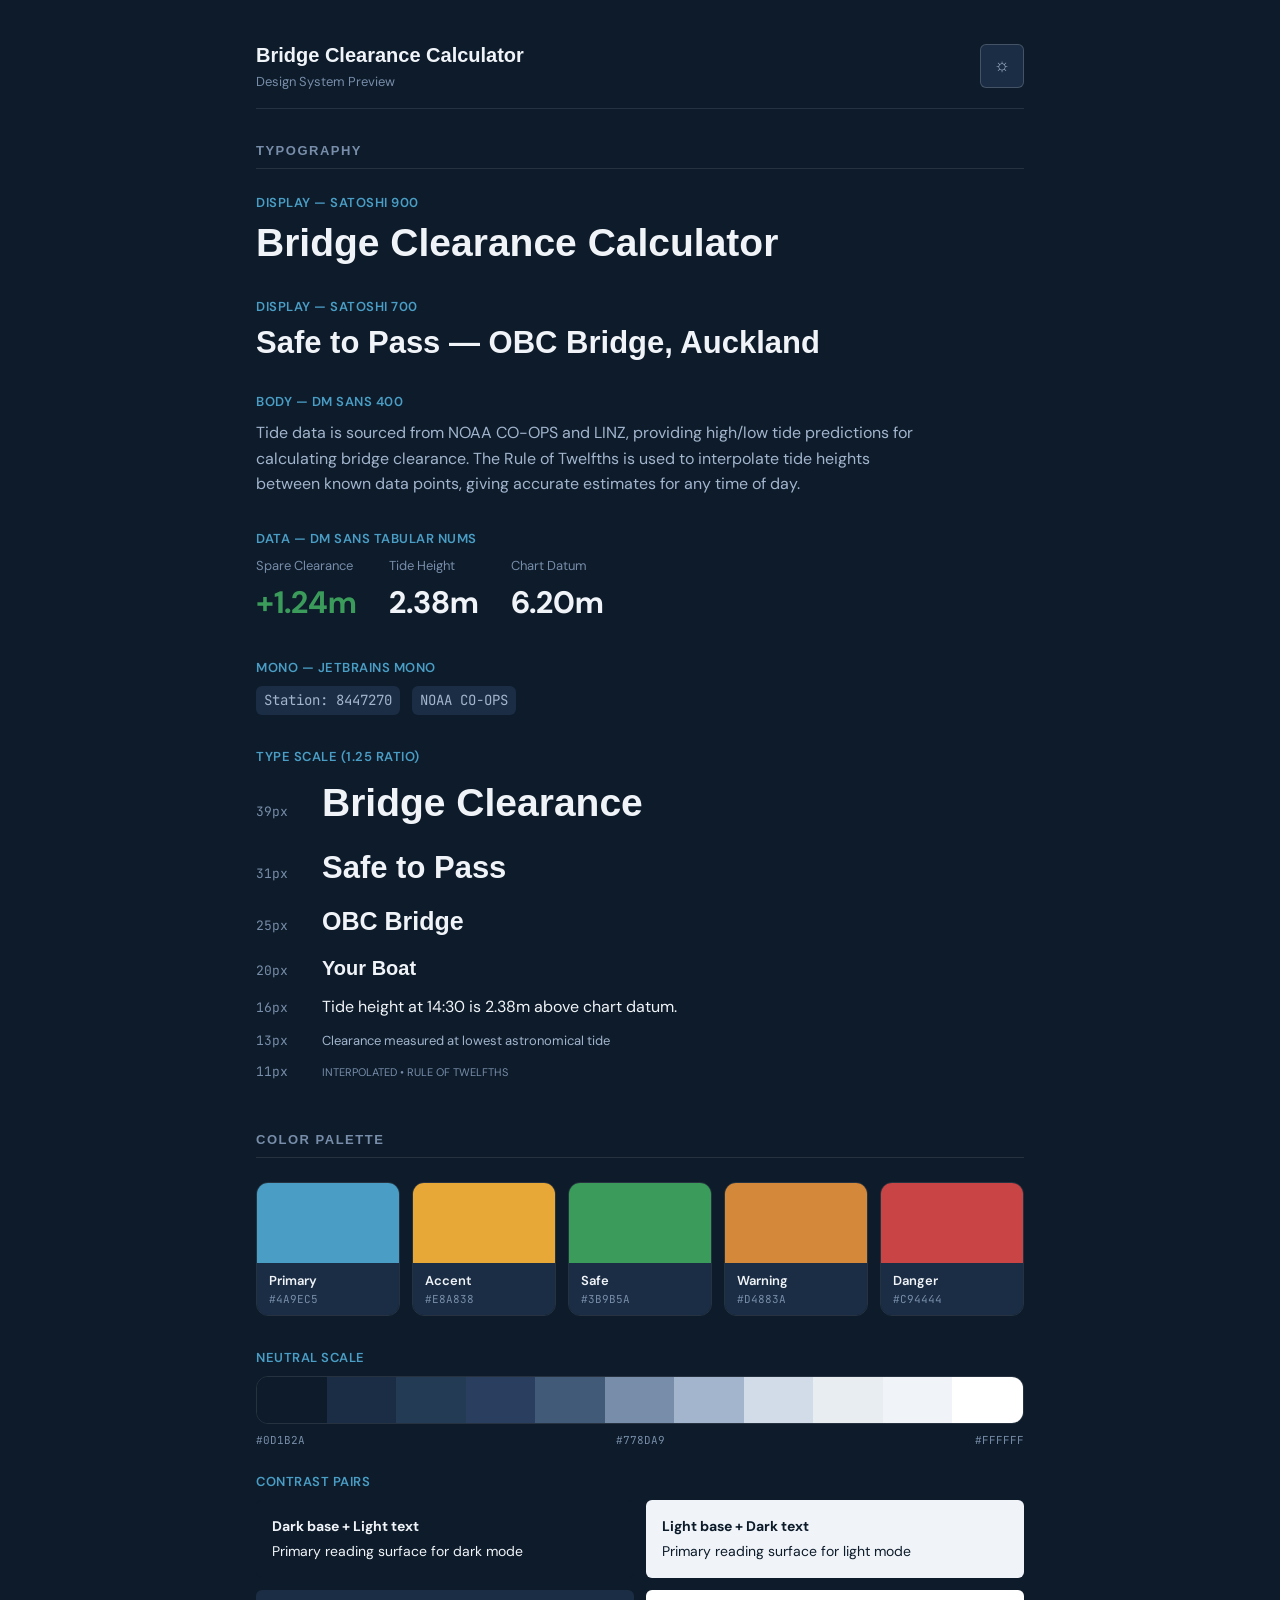
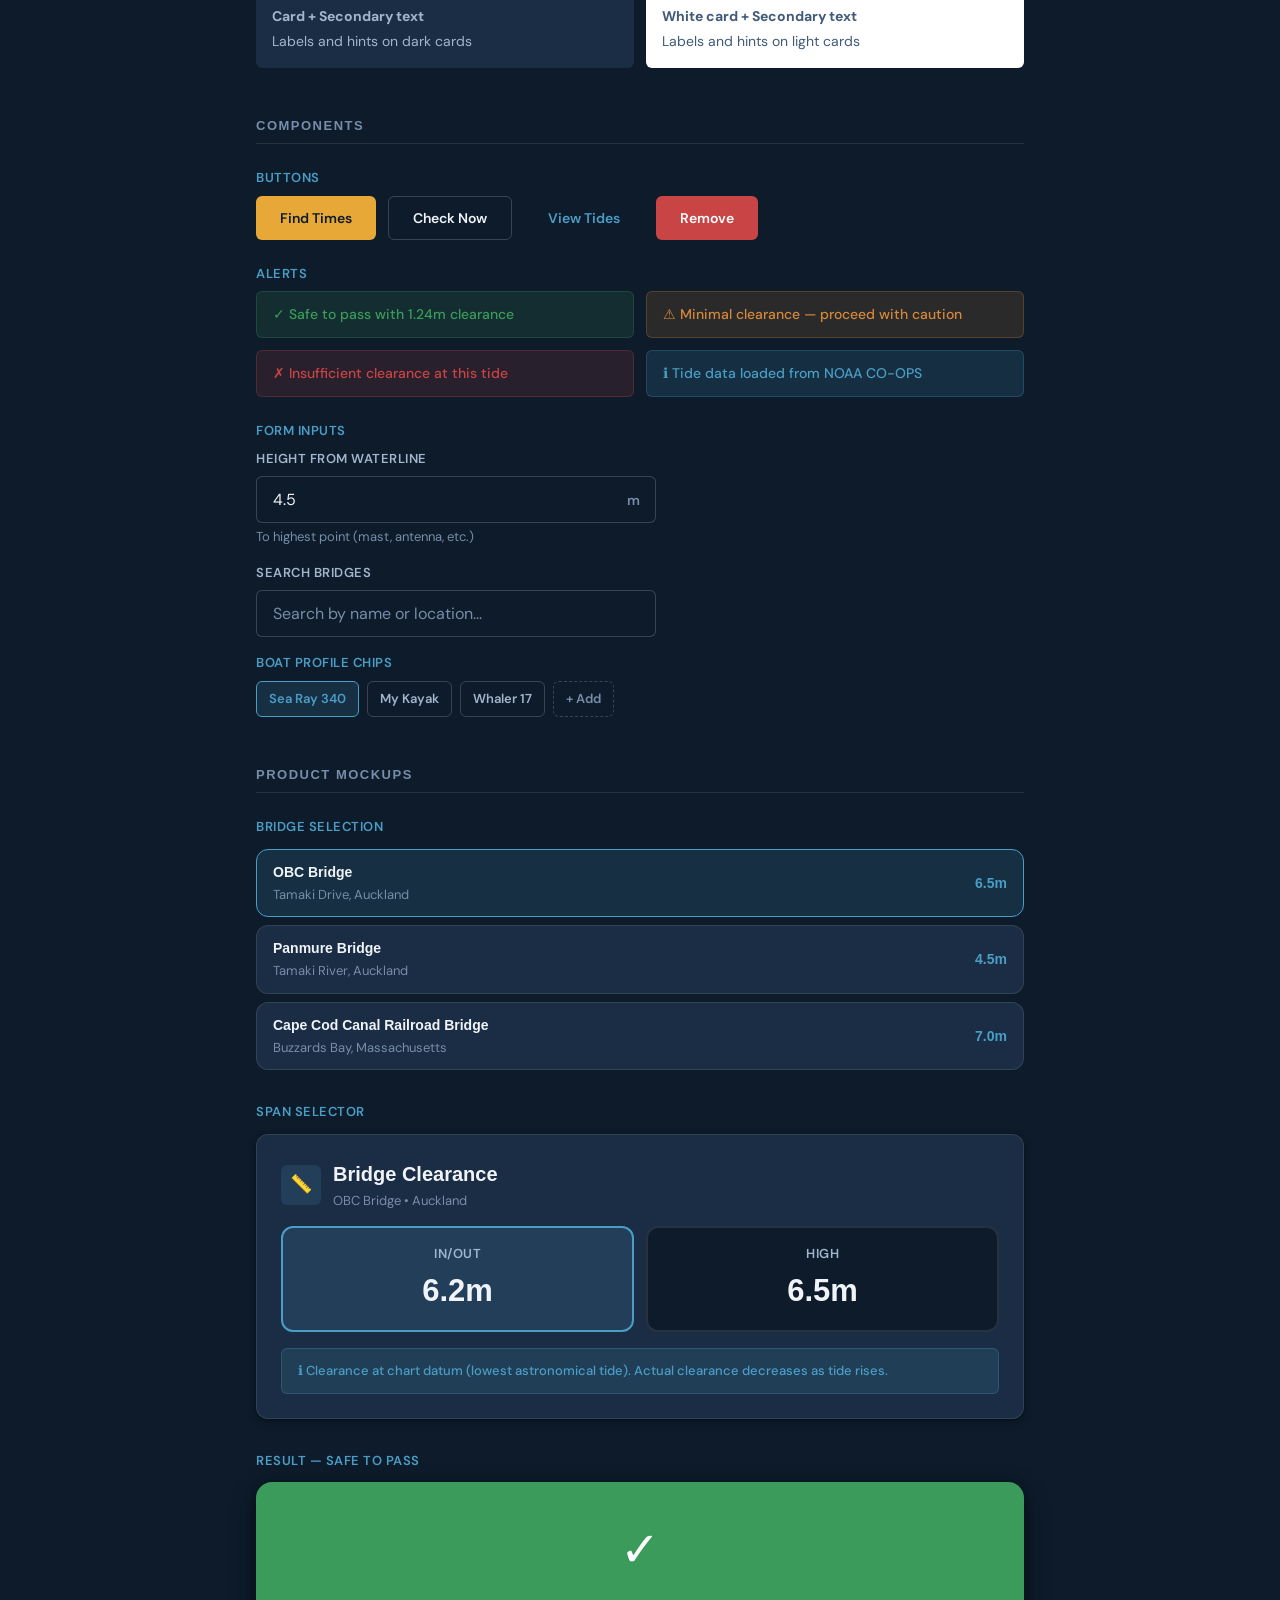
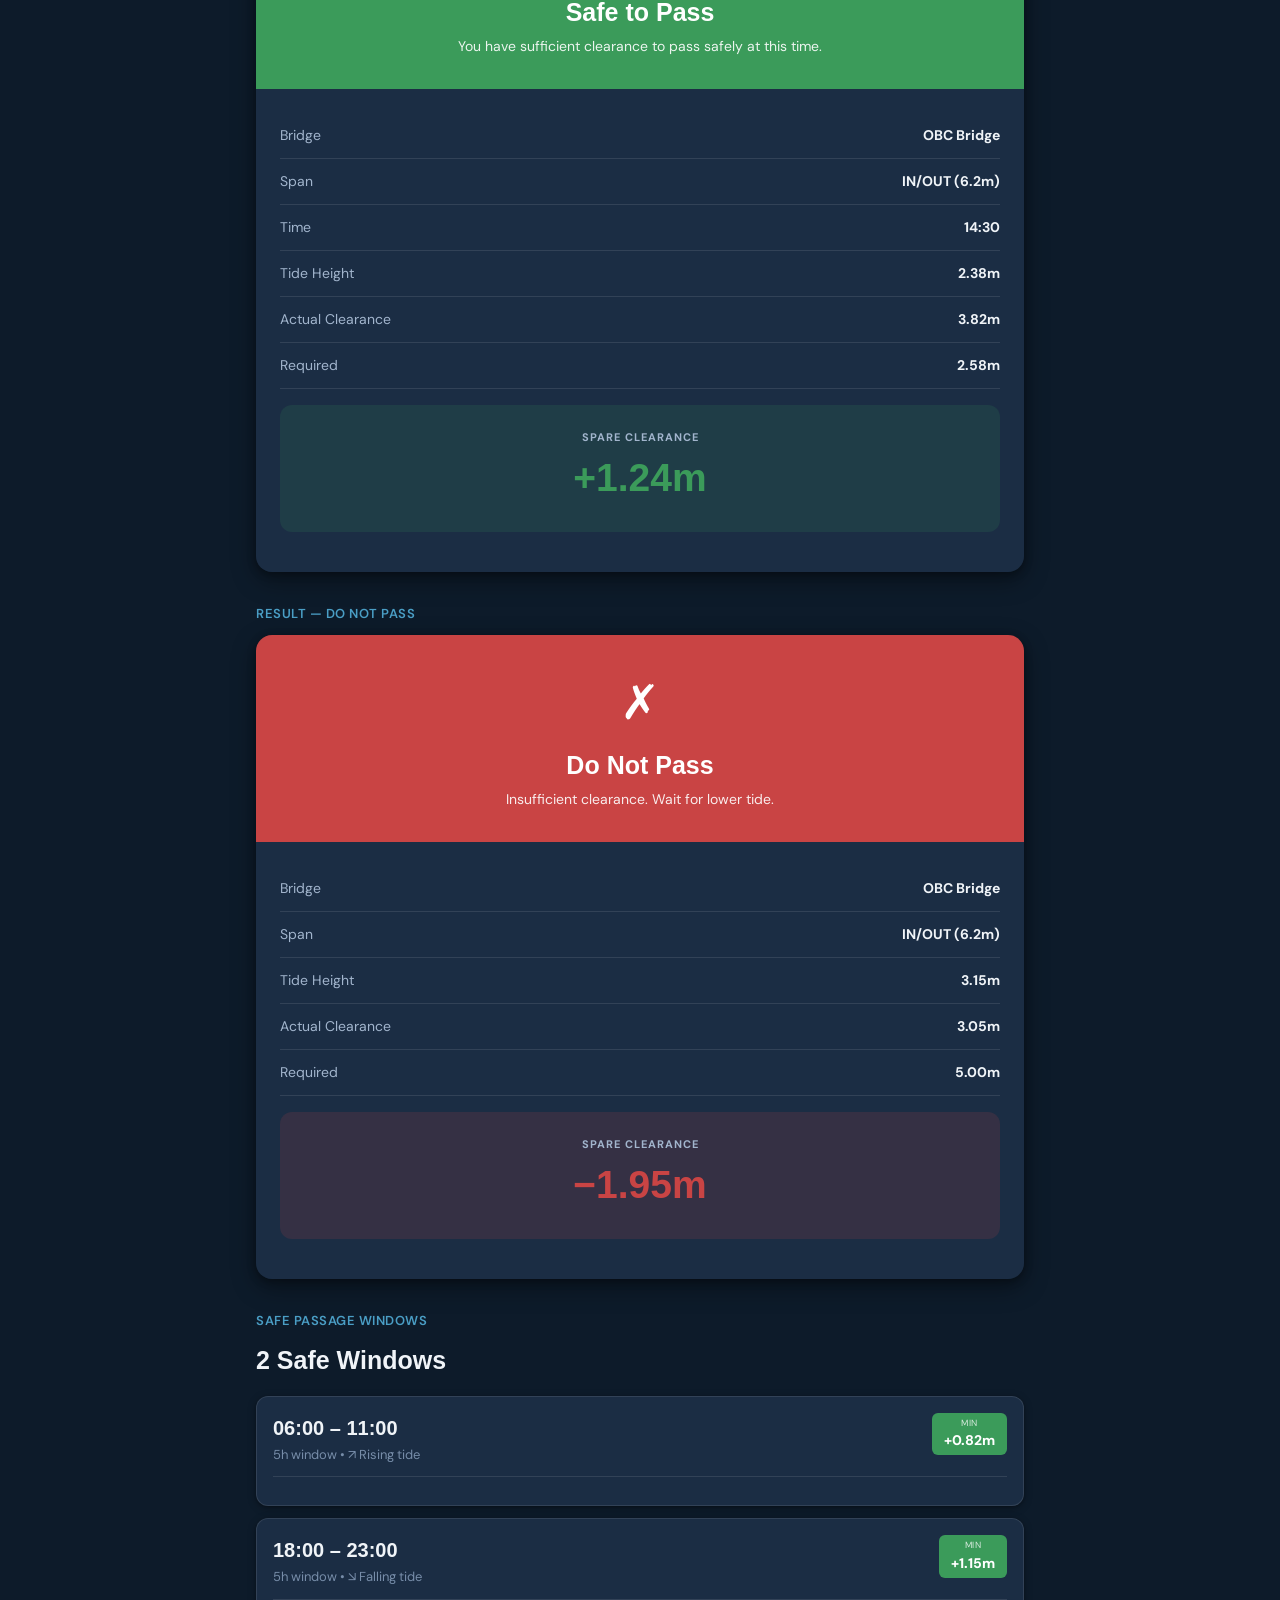
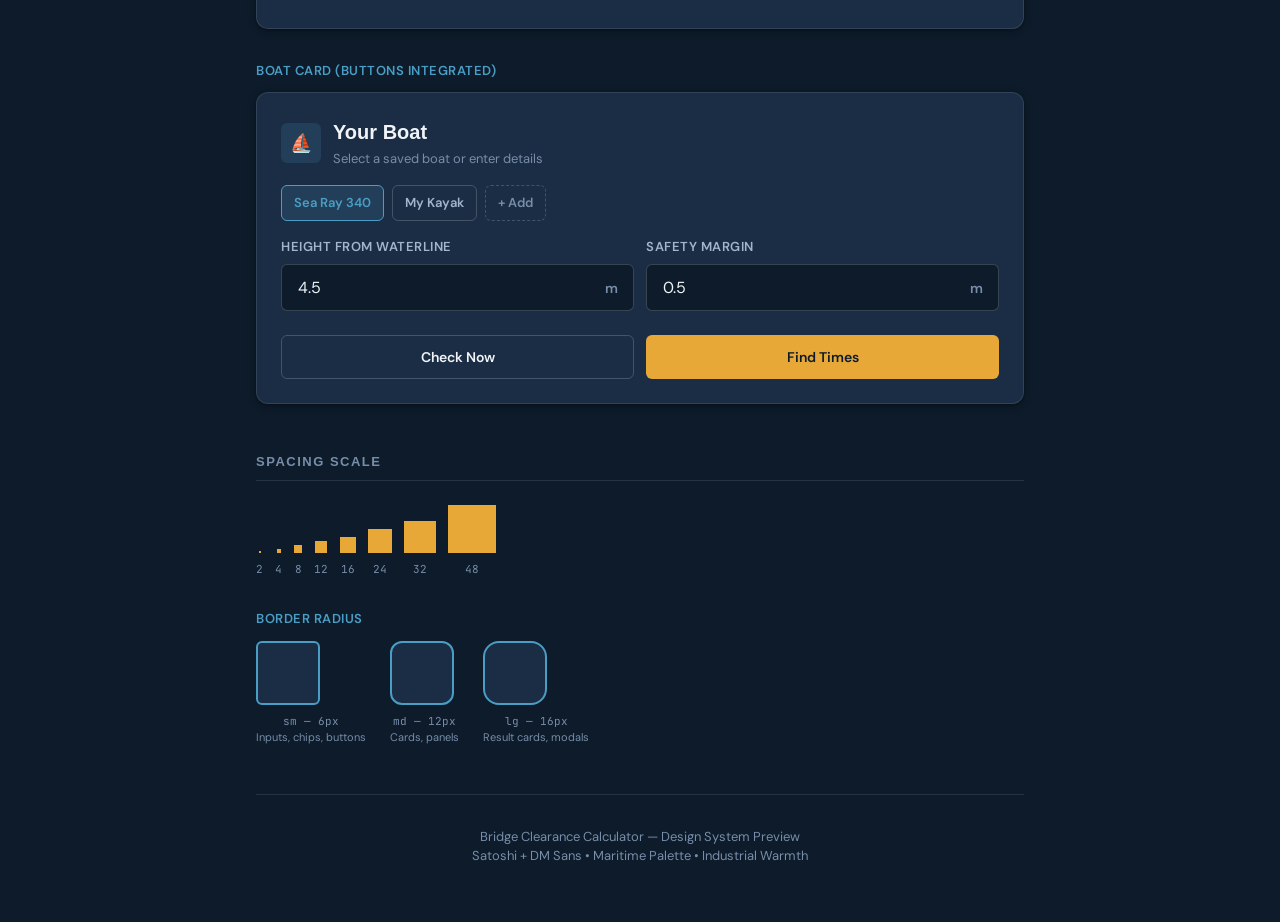
<file: design-preview.html>
<!DOCTYPE html>
<html lang="en" data-theme="dark">
<head>
    <meta charset="UTF-8">
    <meta name="viewport" content="width=device-width, initial-scale=1.0">
    <title>Bridge Clearance Calculator — Design System Preview</title>

    <!-- Satoshi from Fontshare -->
    <link href="https://api.fontshare.com/v2/css?f[]=satoshi@400,500,700,900&display=swap" rel="stylesheet">
    <!-- DM Sans from Google Fonts -->
    <link href="https://fonts.googleapis.com/css2?family=DM+Sans:ital,opsz,wght@0,9..40,400;0,9..40,500;0,9..40,600;0,9..40,700;1,9..40,400&family=JetBrains+Mono:wght@400;600&display=swap" rel="stylesheet">

    <style>
        /* ================================================
           DESIGN TOKENS
           ================================================ */
        :root {
            /* Typography */
            --font-display: 'Satoshi', sans-serif;
            --font-body: 'DM Sans', sans-serif;
            --font-mono: 'JetBrains Mono', monospace;

            --text-2xs: 11px;
            --text-xs: 13px;
            --text-sm: 14px;
            --text-base: 16px;
            --text-lg: 20px;
            --text-xl: 25px;
            --text-2xl: 31px;
            --text-3xl: 39px;

            /* Spacing */
            --space-2xs: 2px;
            --space-xs: 4px;
            --space-sm: 8px;
            --space-md: 12px;
            --space-lg: 16px;
            --space-xl: 24px;
            --space-2xl: 32px;
            --space-3xl: 48px;

            /* Border Radius */
            --radius-sm: 6px;
            --radius-md: 12px;
            --radius-lg: 16px;

            /* Colors - Semantic */
            --color-primary: #4A9EC5;
            --color-primary-hover: #5BAED5;
            --color-accent: #E8A838;
            --color-accent-hover: #F0B848;
            --color-safe: #3B9B5A;
            --color-safe-bg: rgba(59, 155, 90, 0.15);
            --color-warning: #D4883A;
            --color-warning-bg: rgba(212, 136, 58, 0.15);
            --color-danger: #C94444;
            --color-danger-bg: rgba(201, 68, 68, 0.15);
            --color-info: #4A9EC5;
            --color-info-bg: rgba(74, 158, 197, 0.15);

            /* Neutrals */
            --neutral-950: #0D1B2A;
            --neutral-900: #1B2D44;
            --neutral-800: #243B55;
            --neutral-700: #2A3F5F;
            --neutral-600: #415A77;
            --neutral-500: #778DA9;
            --neutral-400: #A2B5CD;
            --neutral-300: #D1DCE8;
            --neutral-200: #E8EDF2;
            --neutral-100: #F0F4F8;
            --neutral-50: #F8FAFB;
            --neutral-0: #FFFFFF;

            /* Motion */
            --duration-micro: 150ms;
            --duration-standard: 250ms;
            --duration-emphasis: 400ms;
            --ease-out: cubic-bezier(0.0, 0.0, 0.2, 1);
            --ease-in: cubic-bezier(0.4, 0.0, 1, 1);
            --ease-in-out: cubic-bezier(0.4, 0.0, 0.2, 1);
        }

        /* Dark theme (default) */
        [data-theme="dark"] {
            --surface-base: var(--neutral-950);
            --surface-card: var(--neutral-900);
            --surface-card-hover: var(--neutral-800);
            --surface-elevated: var(--neutral-800);
            --text-primary: var(--neutral-100);
            --text-secondary: var(--neutral-400);
            --text-tertiary: var(--neutral-500);
            --border-default: rgba(255, 255, 255, 0.1);
            --border-strong: rgba(255, 255, 255, 0.18);
            --shadow-card: 0 2px 8px rgba(0, 0, 0, 0.3), 0 1px 2px rgba(0, 0, 0, 0.2);
            --shadow-elevated: 0 8px 24px rgba(0, 0, 0, 0.4), 0 2px 8px rgba(0, 0, 0, 0.3);
        }

        /* Light theme */
        [data-theme="light"] {
            --surface-base: var(--neutral-100);
            --surface-card: var(--neutral-0);
            --surface-card-hover: var(--neutral-200);
            --surface-elevated: var(--neutral-0);
            --text-primary: var(--neutral-950);
            --text-secondary: var(--neutral-600);
            --text-tertiary: var(--neutral-500);
            --border-default: rgba(0, 0, 0, 0.08);
            --border-strong: rgba(0, 0, 0, 0.12);
            --shadow-card: 0 1px 3px rgba(0, 0, 0, 0.08), 0 1px 2px rgba(0, 0, 0, 0.06);
            --shadow-elevated: 0 4px 16px rgba(0, 0, 0, 0.1), 0 2px 4px rgba(0, 0, 0, 0.06);
        }

        /* ================================================
           BASE
           ================================================ */
        * { margin: 0; padding: 0; box-sizing: border-box; }

        body {
            font-family: var(--font-body);
            font-size: var(--text-base);
            line-height: 1.5;
            color: var(--text-primary);
            background: var(--surface-base);
            transition: background var(--duration-standard) var(--ease-out),
                        color var(--duration-standard) var(--ease-out);
            -webkit-font-smoothing: antialiased;
        }

        @media (prefers-reduced-motion: reduce) {
            *, *::before, *::after {
                animation-duration: 0.01ms !important;
                transition-duration: 0.01ms !important;
            }
        }

        /* ================================================
           LAYOUT
           ================================================ */
        .container {
            max-width: 800px;
            margin: 0 auto;
            padding: var(--space-xl) var(--space-lg);
        }

        .section {
            margin-bottom: var(--space-3xl);
        }

        .section-title {
            font-family: var(--font-display);
            font-size: var(--text-xs);
            font-weight: 700;
            text-transform: uppercase;
            letter-spacing: 1.5px;
            color: var(--text-tertiary);
            margin-bottom: var(--space-xl);
            padding-bottom: var(--space-sm);
            border-bottom: 1px solid var(--border-default);
        }

        /* ================================================
           THEME TOGGLE
           ================================================ */
        .header {
            display: flex;
            justify-content: space-between;
            align-items: center;
            padding: var(--space-lg) 0;
            margin-bottom: var(--space-2xl);
            border-bottom: 1px solid var(--border-default);
        }

        .header-title {
            font-family: var(--font-display);
            font-size: var(--text-lg);
            font-weight: 700;
            color: var(--text-primary);
        }

        .header-subtitle {
            font-size: var(--text-xs);
            color: var(--text-tertiary);
            margin-top: var(--space-2xs);
        }

        .theme-toggle {
            width: 44px;
            height: 44px;
            border: 1px solid var(--border-strong);
            border-radius: var(--radius-sm);
            background: var(--surface-card);
            color: var(--text-secondary);
            cursor: pointer;
            display: flex;
            align-items: center;
            justify-content: center;
            font-size: 18px;
            transition: background var(--duration-micro) var(--ease-out),
                        border-color var(--duration-micro) var(--ease-out);
        }

        .theme-toggle:hover {
            background: var(--surface-card-hover);
            border-color: var(--color-accent);
        }

        /* ================================================
           FONT SPECIMENS
           ================================================ */
        .specimen {
            margin-bottom: var(--space-2xl);
        }

        .specimen-label {
            font-size: var(--text-xs);
            color: var(--color-primary);
            font-weight: 600;
            margin-bottom: var(--space-sm);
            text-transform: uppercase;
            letter-spacing: 0.5px;
        }

        .specimen-display {
            font-family: var(--font-display);
            font-size: var(--text-3xl);
            font-weight: 900;
            line-height: 1.15;
            margin-bottom: var(--space-sm);
            color: var(--text-primary);
        }

        .specimen-body {
            font-family: var(--font-body);
            font-size: var(--text-base);
            line-height: 1.6;
            color: var(--text-secondary);
            max-width: 60ch;
        }

        .specimen-data {
            font-family: var(--font-body);
            font-size: var(--text-2xl);
            font-weight: 700;
            font-variant-numeric: tabular-nums;
            color: var(--text-primary);
        }

        .specimen-mono {
            font-family: var(--font-mono);
            font-size: var(--text-sm);
            color: var(--text-secondary);
            background: var(--surface-card);
            padding: var(--space-xs) var(--space-sm);
            border-radius: var(--radius-sm);
            display: inline-block;
        }

        .type-scale {
            display: flex;
            flex-direction: column;
            gap: var(--space-md);
        }

        .type-scale-item {
            display: flex;
            align-items: baseline;
            gap: var(--space-lg);
        }

        .type-scale-label {
            font-size: var(--text-xs);
            color: var(--text-tertiary);
            font-variant-numeric: tabular-nums;
            min-width: 50px;
            font-family: var(--font-mono);
        }

        /* ================================================
           COLOR PALETTE
           ================================================ */
        .palette-grid {
            display: grid;
            grid-template-columns: repeat(auto-fill, minmax(140px, 1fr));
            gap: var(--space-md);
            margin-bottom: var(--space-2xl);
        }

        .swatch {
            border-radius: var(--radius-md);
            overflow: hidden;
            border: 1px solid var(--border-default);
        }

        .swatch-color {
            height: 80px;
        }

        .swatch-info {
            padding: var(--space-sm) var(--space-md);
            background: var(--surface-card);
        }

        .swatch-name {
            font-size: var(--text-xs);
            font-weight: 600;
            color: var(--text-primary);
        }

        .swatch-hex {
            font-size: var(--text-2xs);
            font-family: var(--font-mono);
            color: var(--text-tertiary);
        }

        .neutral-strip {
            display: flex;
            border-radius: var(--radius-md);
            overflow: hidden;
            height: 48px;
            margin-bottom: var(--space-sm);
            border: 1px solid var(--border-default);
        }

        .neutral-strip > div {
            flex: 1;
        }

        /* ================================================
           COMPONENTS
           ================================================ */

        /* Buttons */
        .button-row {
            display: flex;
            flex-wrap: wrap;
            gap: var(--space-md);
            margin-bottom: var(--space-xl);
        }

        .btn {
            font-family: var(--font-body);
            font-size: var(--text-sm);
            font-weight: 600;
            padding: var(--space-md) var(--space-xl);
            border-radius: var(--radius-sm);
            border: none;
            cursor: pointer;
            transition: all var(--duration-micro) var(--ease-out);
            min-height: 44px;
            display: inline-flex;
            align-items: center;
            gap: var(--space-sm);
        }

        .btn-primary {
            background: var(--color-accent);
            color: var(--neutral-950);
        }
        .btn-primary:hover { background: var(--color-accent-hover); }

        .btn-secondary {
            background: transparent;
            color: var(--text-primary);
            border: 1px solid var(--border-strong);
        }
        .btn-secondary:hover { background: var(--surface-card-hover); }

        .btn-ghost {
            background: transparent;
            color: var(--color-primary);
        }
        .btn-ghost:hover { background: var(--color-info-bg); }

        .btn-danger {
            background: var(--color-danger);
            color: white;
        }
        .btn-danger:hover { opacity: 0.9; }

        /* Cards */
        .card {
            background: var(--surface-card);
            border: 1px solid var(--border-default);
            border-radius: var(--radius-md);
            padding: var(--space-xl);
            box-shadow: var(--shadow-card);
            transition: box-shadow var(--duration-micro) var(--ease-out);
        }

        .card + .card {
            margin-top: var(--space-lg);
        }

        .card-header {
            display: flex;
            align-items: center;
            gap: var(--space-md);
            margin-bottom: var(--space-lg);
        }

        .card-icon {
            width: 40px;
            height: 40px;
            border-radius: var(--radius-sm);
            background: var(--color-info-bg);
            display: flex;
            align-items: center;
            justify-content: center;
            font-size: 18px;
            flex-shrink: 0;
        }

        .card-title {
            font-family: var(--font-display);
            font-size: var(--text-lg);
            font-weight: 700;
            color: var(--text-primary);
        }

        .card-subtitle {
            font-size: var(--text-xs);
            color: var(--text-tertiary);
            margin-top: var(--space-2xs);
        }

        /* Inputs */
        .form-group {
            margin-bottom: var(--space-lg);
        }

        .form-label {
            display: block;
            font-size: var(--text-xs);
            font-weight: 600;
            color: var(--text-secondary);
            margin-bottom: var(--space-sm);
            text-transform: uppercase;
            letter-spacing: 0.5px;
        }

        .form-input {
            width: 100%;
            padding: var(--space-md) var(--space-lg);
            background: var(--surface-base);
            border: 1px solid var(--border-strong);
            border-radius: var(--radius-sm);
            color: var(--text-primary);
            font-family: var(--font-body);
            font-size: var(--text-base);
            transition: border-color var(--duration-micro) var(--ease-out),
                        box-shadow var(--duration-micro) var(--ease-out);
            min-height: 44px;
        }

        .form-input:focus {
            outline: none;
            border-color: var(--color-primary);
            box-shadow: 0 0 0 3px var(--color-info-bg);
        }

        .form-input::placeholder {
            color: var(--text-tertiary);
        }

        .form-hint {
            font-size: var(--text-xs);
            color: var(--text-tertiary);
            margin-top: var(--space-xs);
        }

        .input-with-unit {
            position: relative;
        }

        .input-unit {
            position: absolute;
            right: var(--space-lg);
            top: 50%;
            transform: translateY(-50%);
            font-size: var(--text-sm);
            font-weight: 600;
            color: var(--text-tertiary);
            pointer-events: none;
        }

        /* Alerts */
        .alert-row {
            display: grid;
            grid-template-columns: 1fr 1fr;
            gap: var(--space-md);
            margin-bottom: var(--space-xl);
        }

        .alert {
            padding: var(--space-md) var(--space-lg);
            border-radius: var(--radius-sm);
            font-size: var(--text-sm);
            font-weight: 500;
            display: flex;
            align-items: center;
            gap: var(--space-sm);
        }

        .alert-success { background: var(--color-safe-bg); color: var(--color-safe); border: 1px solid rgba(59, 155, 90, 0.25); }
        .alert-warning { background: var(--color-warning-bg); color: var(--color-warning); border: 1px solid rgba(212, 136, 58, 0.25); }
        .alert-danger { background: var(--color-danger-bg); color: var(--color-danger); border: 1px solid rgba(201, 68, 68, 0.25); }
        .alert-info { background: var(--color-info-bg); color: var(--color-info); border: 1px solid rgba(74, 158, 197, 0.25); }

        /* ================================================
           PRODUCT MOCKUPS
           ================================================ */

        /* Span Selector */
        .span-grid {
            display: grid;
            grid-template-columns: 1fr 1fr;
            gap: var(--space-md);
            margin-bottom: var(--space-lg);
        }

        .span-option {
            background: var(--surface-base);
            border: 2px solid var(--border-default);
            border-radius: var(--radius-md);
            padding: var(--space-lg);
            text-align: center;
            cursor: pointer;
            transition: all var(--duration-micro) var(--ease-out);
        }

        .span-option:hover {
            border-color: var(--color-primary);
        }

        .span-option.selected {
            border-color: var(--color-primary);
            background: var(--color-info-bg);
        }

        .span-label {
            font-size: var(--text-xs);
            font-weight: 600;
            text-transform: uppercase;
            letter-spacing: 0.5px;
            color: var(--text-secondary);
            margin-bottom: var(--space-xs);
        }

        .span-value {
            font-family: var(--font-display);
            font-size: var(--text-2xl);
            font-weight: 900;
            color: var(--text-primary);
        }

        /* Result Card */
        .result-card {
            border-radius: var(--radius-lg);
            overflow: hidden;
            box-shadow: var(--shadow-elevated);
        }

        .result-hero {
            padding: var(--space-2xl) var(--space-xl);
            text-align: center;
        }

        .result-hero.safe { background: var(--color-safe); color: white; }
        .result-hero.warning { background: var(--color-warning); color: white; }
        .result-hero.danger { background: var(--color-danger); color: white; }

        .result-icon {
            font-size: 48px;
            margin-bottom: var(--space-sm);
        }

        .result-status {
            font-family: var(--font-display);
            font-size: var(--text-xl);
            font-weight: 900;
            margin-bottom: var(--space-xs);
        }

        .result-message {
            font-size: var(--text-sm);
            opacity: 0.9;
        }

        .result-body {
            background: var(--surface-card);
            padding: var(--space-xl);
        }

        .result-row {
            display: flex;
            justify-content: space-between;
            align-items: center;
            padding: var(--space-md) 0;
            border-bottom: 1px solid var(--border-default);
        }

        .result-row:last-child { border-bottom: none; }

        .result-label {
            font-size: var(--text-sm);
            color: var(--text-secondary);
        }

        .result-value {
            font-size: var(--text-sm);
            font-weight: 700;
            font-variant-numeric: tabular-nums;
            color: var(--text-primary);
        }

        .clearance-box {
            background: var(--color-safe-bg);
            border-radius: var(--radius-md);
            padding: var(--space-xl);
            text-align: center;
            margin: var(--space-lg) 0;
        }

        .clearance-label {
            font-size: var(--text-2xs);
            text-transform: uppercase;
            letter-spacing: 1px;
            font-weight: 700;
            color: var(--text-secondary);
            margin-bottom: var(--space-xs);
        }

        .clearance-value {
            font-family: var(--font-display);
            font-size: var(--text-3xl);
            font-weight: 900;
            color: var(--color-safe);
        }

        .clearance-value.negative { color: var(--color-danger); }

        /* Time Window Cards */
        .time-window {
            background: var(--surface-card);
            border: 1px solid var(--border-default);
            border-radius: var(--radius-md);
            padding: var(--space-lg);
            box-shadow: var(--shadow-card);
            margin-bottom: var(--space-md);
        }

        .window-header {
            display: flex;
            justify-content: space-between;
            align-items: flex-start;
            margin-bottom: var(--space-md);
            padding-bottom: var(--space-md);
            border-bottom: 1px solid var(--border-default);
        }

        .window-time {
            font-family: var(--font-display);
            font-size: var(--text-lg);
            font-weight: 800;
            color: var(--text-primary);
            font-variant-numeric: tabular-nums;
        }

        .window-duration {
            font-size: var(--text-xs);
            color: var(--text-tertiary);
            margin-top: var(--space-2xs);
        }

        .window-badge {
            background: var(--color-safe);
            color: white;
            padding: var(--space-xs) var(--space-md);
            border-radius: var(--radius-sm);
            text-align: center;
        }

        .badge-label {
            font-size: 9px;
            text-transform: uppercase;
            letter-spacing: 0.5px;
            opacity: 0.8;
        }

        .badge-value {
            font-size: var(--text-sm);
            font-weight: 800;
            font-variant-numeric: tabular-nums;
        }

        /* Bridge List Item */
        .bridge-item {
            display: flex;
            align-items: center;
            justify-content: space-between;
            padding: var(--space-md) var(--space-lg);
            background: var(--surface-card);
            border: 1px solid var(--border-default);
            border-radius: var(--radius-md);
            cursor: pointer;
            transition: all var(--duration-micro) var(--ease-out);
            margin-bottom: var(--space-sm);
        }

        .bridge-item:hover {
            border-color: var(--color-primary);
            box-shadow: var(--shadow-card);
        }

        .bridge-item.selected {
            border-color: var(--color-primary);
            background: var(--color-info-bg);
        }

        .bridge-name {
            font-family: var(--font-display);
            font-size: var(--text-sm);
            font-weight: 700;
            color: var(--text-primary);
        }

        .bridge-location {
            font-size: var(--text-xs);
            color: var(--text-tertiary);
            margin-top: var(--space-2xs);
        }

        .bridge-clearance {
            font-family: var(--font-display);
            font-size: var(--text-sm);
            font-weight: 800;
            color: var(--color-primary);
            font-variant-numeric: tabular-nums;
        }

        /* Boat Profile Chips */
        .chip-row {
            display: flex;
            flex-wrap: wrap;
            gap: var(--space-sm);
            margin-bottom: var(--space-lg);
        }

        .chip {
            padding: var(--space-sm) var(--space-md);
            border-radius: var(--radius-sm);
            border: 1px solid var(--border-strong);
            background: transparent;
            color: var(--text-secondary);
            font-size: var(--text-xs);
            font-weight: 600;
            cursor: pointer;
            transition: all var(--duration-micro) var(--ease-out);
            font-family: var(--font-body);
            min-height: 36px;
            display: flex;
            align-items: center;
        }

        .chip:hover { border-color: var(--color-primary); color: var(--text-primary); }
        .chip.selected { background: var(--color-info-bg); border-color: var(--color-primary); color: var(--color-primary); }
        .chip.add { border-style: dashed; color: var(--text-tertiary); }

        /* Contrast Demo */
        .contrast-grid {
            display: grid;
            grid-template-columns: 1fr 1fr;
            gap: var(--space-md);
        }

        .contrast-cell {
            padding: var(--space-lg);
            border-radius: var(--radius-sm);
            font-size: var(--text-sm);
        }

        .contrast-cell strong { display: block; margin-bottom: var(--space-xs); }

        /* ================================================
           RESPONSIVE
           ================================================ */
        @media (max-width: 600px) {
            .container { padding: var(--space-lg) var(--space-md); }
            .palette-grid { grid-template-columns: repeat(3, 1fr); }
            .alert-row { grid-template-columns: 1fr; }
            .contrast-grid { grid-template-columns: 1fr; }
        }
    </style>
</head>
<body>

<div class="container">

    <!-- Header -->
    <div class="header">
        <div>
            <div class="header-title">Bridge Clearance Calculator</div>
            <div class="header-subtitle">Design System Preview</div>
        </div>
        <button class="theme-toggle" onclick="toggleTheme()" title="Toggle light/dark mode" id="themeBtn">
            <span id="themeIcon">&#9788;</span>
        </button>
    </div>

    <!-- ========================================
         SECTION: TYPOGRAPHY
         ======================================== -->
    <div class="section">
        <div class="section-title">Typography</div>

        <div class="specimen">
            <div class="specimen-label">Display &mdash; Satoshi 900</div>
            <div class="specimen-display">Bridge Clearance Calculator</div>
        </div>

        <div class="specimen">
            <div class="specimen-label">Display &mdash; Satoshi 700</div>
            <div class="specimen-display" style="font-weight: 700; font-size: var(--text-2xl);">Safe to Pass &mdash; OBC Bridge, Auckland</div>
        </div>

        <div class="specimen">
            <div class="specimen-label">Body &mdash; DM Sans 400</div>
            <div class="specimen-body">Tide data is sourced from NOAA CO-OPS and LINZ, providing high/low tide predictions for calculating bridge clearance. The Rule of Twelfths is used to interpolate tide heights between known data points, giving accurate estimates for any time of day.</div>
        </div>

        <div class="specimen" style="margin-bottom: var(--space-2xl);">
            <div class="specimen-label">Data &mdash; DM Sans Tabular Nums</div>
            <div style="display: flex; gap: var(--space-2xl); flex-wrap: wrap; align-items: baseline;">
                <div>
                    <div style="font-size: var(--text-xs); color: var(--text-tertiary); margin-bottom: var(--space-xs);">Spare Clearance</div>
                    <div class="specimen-data" style="color: var(--color-safe);">+1.24m</div>
                </div>
                <div>
                    <div style="font-size: var(--text-xs); color: var(--text-tertiary); margin-bottom: var(--space-xs);">Tide Height</div>
                    <div class="specimen-data">2.38m</div>
                </div>
                <div>
                    <div style="font-size: var(--text-xs); color: var(--text-tertiary); margin-bottom: var(--space-xs);">Chart Datum</div>
                    <div class="specimen-data">6.20m</div>
                </div>
            </div>
        </div>

        <div class="specimen">
            <div class="specimen-label">Mono &mdash; JetBrains Mono</div>
            <span class="specimen-mono">Station: 8447270</span>
            <span class="specimen-mono" style="margin-left: var(--space-sm);">NOAA CO-OPS</span>
        </div>

        <div style="margin-top: var(--space-2xl);">
            <div class="specimen-label">Type Scale (1.25 ratio)</div>
            <div class="type-scale">
                <div class="type-scale-item">
                    <span class="type-scale-label">39px</span>
                    <span style="font-family: var(--font-display); font-size: var(--text-3xl); font-weight: 900;">Bridge Clearance</span>
                </div>
                <div class="type-scale-item">
                    <span class="type-scale-label">31px</span>
                    <span style="font-family: var(--font-display); font-size: var(--text-2xl); font-weight: 700;">Safe to Pass</span>
                </div>
                <div class="type-scale-item">
                    <span class="type-scale-label">25px</span>
                    <span style="font-family: var(--font-display); font-size: var(--text-xl); font-weight: 700;">OBC Bridge</span>
                </div>
                <div class="type-scale-item">
                    <span class="type-scale-label">20px</span>
                    <span style="font-family: var(--font-display); font-size: var(--text-lg); font-weight: 700;">Your Boat</span>
                </div>
                <div class="type-scale-item">
                    <span class="type-scale-label">16px</span>
                    <span style="font-size: var(--text-base);">Tide height at 14:30 is 2.38m above chart datum.</span>
                </div>
                <div class="type-scale-item">
                    <span class="type-scale-label">13px</span>
                    <span style="font-size: var(--text-xs); color: var(--text-secondary);">Clearance measured at lowest astronomical tide</span>
                </div>
                <div class="type-scale-item">
                    <span class="type-scale-label">11px</span>
                    <span style="font-size: var(--text-2xs); color: var(--text-tertiary);">INTERPOLATED &bull; RULE OF TWELFTHS</span>
                </div>
            </div>
        </div>
    </div>

    <!-- ========================================
         SECTION: COLORS
         ======================================== -->
    <div class="section">
        <div class="section-title">Color Palette</div>

        <div class="palette-grid">
            <div class="swatch">
                <div class="swatch-color" style="background: #4A9EC5;"></div>
                <div class="swatch-info"><div class="swatch-name">Primary</div><div class="swatch-hex">#4A9EC5</div></div>
            </div>
            <div class="swatch">
                <div class="swatch-color" style="background: #E8A838;"></div>
                <div class="swatch-info"><div class="swatch-name">Accent</div><div class="swatch-hex">#E8A838</div></div>
            </div>
            <div class="swatch">
                <div class="swatch-color" style="background: #3B9B5A;"></div>
                <div class="swatch-info"><div class="swatch-name">Safe</div><div class="swatch-hex">#3B9B5A</div></div>
            </div>
            <div class="swatch">
                <div class="swatch-color" style="background: #D4883A;"></div>
                <div class="swatch-info"><div class="swatch-name">Warning</div><div class="swatch-hex">#D4883A</div></div>
            </div>
            <div class="swatch">
                <div class="swatch-color" style="background: #C94444;"></div>
                <div class="swatch-info"><div class="swatch-name">Danger</div><div class="swatch-hex">#C94444</div></div>
            </div>
        </div>

        <div style="margin-bottom: var(--space-xl);">
            <div class="specimen-label" style="margin-bottom: var(--space-sm);">Neutral Scale</div>
            <div class="neutral-strip">
                <div style="background: #0D1B2A;"></div>
                <div style="background: #1B2D44;"></div>
                <div style="background: #243B55;"></div>
                <div style="background: #2A3F5F;"></div>
                <div style="background: #415A77;"></div>
                <div style="background: #778DA9;"></div>
                <div style="background: #A2B5CD;"></div>
                <div style="background: #D1DCE8;"></div>
                <div style="background: #E8EDF2;"></div>
                <div style="background: #F0F4F8;"></div>
                <div style="background: #FFFFFF; border-right: 1px solid var(--border-default);"></div>
            </div>
            <div style="display: flex; justify-content: space-between; font-size: var(--text-2xs); font-family: var(--font-mono); color: var(--text-tertiary);">
                <span>#0D1B2A</span>
                <span>#778DA9</span>
                <span>#FFFFFF</span>
            </div>
        </div>

        <div class="specimen-label" style="margin-bottom: var(--space-sm);">Contrast Pairs</div>
        <div class="contrast-grid">
            <div class="contrast-cell" style="background: #0D1B2A; color: #F0F4F8;">
                <strong>Dark base + Light text</strong>
                Primary reading surface for dark mode
            </div>
            <div class="contrast-cell" style="background: #F0F4F8; color: #0D1B2A;">
                <strong>Light base + Dark text</strong>
                Primary reading surface for light mode
            </div>
            <div class="contrast-cell" style="background: #1B2D44; color: #A2B5CD;">
                <strong>Card + Secondary text</strong>
                Labels and hints on dark cards
            </div>
            <div class="contrast-cell" style="background: #FFFFFF; color: #415A77;">
                <strong>White card + Secondary text</strong>
                Labels and hints on light cards
            </div>
        </div>
    </div>

    <!-- ========================================
         SECTION: COMPONENTS
         ======================================== -->
    <div class="section">
        <div class="section-title">Components</div>

        <div class="specimen-label">Buttons</div>
        <div class="button-row">
            <button class="btn btn-primary">Find Times</button>
            <button class="btn btn-secondary">Check Now</button>
            <button class="btn btn-ghost">View Tides</button>
            <button class="btn btn-danger">Remove</button>
        </div>

        <div class="specimen-label">Alerts</div>
        <div class="alert-row">
            <div class="alert alert-success">&#10003; Safe to pass with 1.24m clearance</div>
            <div class="alert alert-warning">&#9888; Minimal clearance &mdash; proceed with caution</div>
            <div class="alert alert-danger">&#10007; Insufficient clearance at this tide</div>
            <div class="alert alert-info">&#8505; Tide data loaded from NOAA CO-OPS</div>
        </div>

        <div class="specimen-label">Form Inputs</div>
        <div style="max-width: 400px;">
            <div class="form-group">
                <label class="form-label">Height from Waterline</label>
                <div class="input-with-unit">
                    <input type="text" class="form-input" value="4.5" style="padding-right: 48px;">
                    <span class="input-unit">m</span>
                </div>
                <div class="form-hint">To highest point (mast, antenna, etc.)</div>
            </div>
            <div class="form-group">
                <label class="form-label">Search bridges</label>
                <input type="text" class="form-input" placeholder="Search by name or location...">
            </div>
        </div>

        <div class="specimen-label">Boat Profile Chips</div>
        <div class="chip-row">
            <button class="chip selected">Sea Ray 340</button>
            <button class="chip">My Kayak</button>
            <button class="chip">Whaler 17</button>
            <button class="chip add">+ Add</button>
        </div>
    </div>

    <!-- ========================================
         SECTION: PRODUCT MOCKUPS
         ======================================== -->
    <div class="section">
        <div class="section-title">Product Mockups</div>

        <!-- Mockup 1: Bridge List -->
        <div class="specimen-label" style="margin-bottom: var(--space-md);">Bridge Selection</div>
        <div style="margin-bottom: var(--space-2xl);">
            <div class="bridge-item selected">
                <div>
                    <div class="bridge-name">OBC Bridge</div>
                    <div class="bridge-location">Tamaki Drive, Auckland</div>
                </div>
                <div class="bridge-clearance">6.5m</div>
            </div>
            <div class="bridge-item">
                <div>
                    <div class="bridge-name">Panmure Bridge</div>
                    <div class="bridge-location">Tamaki River, Auckland</div>
                </div>
                <div class="bridge-clearance">4.5m</div>
            </div>
            <div class="bridge-item">
                <div>
                    <div class="bridge-name">Cape Cod Canal Railroad Bridge</div>
                    <div class="bridge-location">Buzzards Bay, Massachusetts</div>
                </div>
                <div class="bridge-clearance">7.0m</div>
            </div>
        </div>

        <!-- Mockup 2: Span Selector -->
        <div class="specimen-label" style="margin-bottom: var(--space-md);">Span Selector</div>
        <div class="card" style="margin-bottom: var(--space-2xl);">
            <div class="card-header">
                <div class="card-icon">&#x1F4CF;</div>
                <div>
                    <div class="card-title">Bridge Clearance</div>
                    <div class="card-subtitle">OBC Bridge &bull; Auckland</div>
                </div>
            </div>
            <div class="span-grid">
                <div class="span-option selected">
                    <div class="span-label">In/Out</div>
                    <div class="span-value">6.2m</div>
                </div>
                <div class="span-option">
                    <div class="span-label">High</div>
                    <div class="span-value">6.5m</div>
                </div>
            </div>
            <div class="alert alert-info" style="font-size: var(--text-xs);">
                &#8505; Clearance at chart datum (lowest astronomical tide). Actual clearance decreases as tide rises.
            </div>
        </div>

        <!-- Mockup 3: Safe Result -->
        <div class="specimen-label" style="margin-bottom: var(--space-md);">Result &mdash; Safe to Pass</div>
        <div class="result-card" style="margin-bottom: var(--space-2xl);">
            <div class="result-hero safe">
                <div class="result-icon">&#10003;</div>
                <div class="result-status">Safe to Pass</div>
                <div class="result-message">You have sufficient clearance to pass safely at this time.</div>
            </div>
            <div class="result-body">
                <div class="result-row"><span class="result-label">Bridge</span><span class="result-value">OBC Bridge</span></div>
                <div class="result-row"><span class="result-label">Span</span><span class="result-value">IN/OUT (6.2m)</span></div>
                <div class="result-row"><span class="result-label">Time</span><span class="result-value">14:30</span></div>
                <div class="result-row"><span class="result-label">Tide Height</span><span class="result-value">2.38m</span></div>
                <div class="result-row"><span class="result-label">Actual Clearance</span><span class="result-value">3.82m</span></div>
                <div class="result-row"><span class="result-label">Required</span><span class="result-value">2.58m</span></div>
                <div class="clearance-box">
                    <div class="clearance-label">Spare Clearance</div>
                    <div class="clearance-value">+1.24m</div>
                </div>
            </div>
        </div>

        <!-- Mockup 4: Danger Result -->
        <div class="specimen-label" style="margin-bottom: var(--space-md);">Result &mdash; Do Not Pass</div>
        <div class="result-card" style="margin-bottom: var(--space-2xl);">
            <div class="result-hero danger">
                <div class="result-icon">&#10007;</div>
                <div class="result-status">Do Not Pass</div>
                <div class="result-message">Insufficient clearance. Wait for lower tide.</div>
            </div>
            <div class="result-body">
                <div class="result-row"><span class="result-label">Bridge</span><span class="result-value">OBC Bridge</span></div>
                <div class="result-row"><span class="result-label">Span</span><span class="result-value">IN/OUT (6.2m)</span></div>
                <div class="result-row"><span class="result-label">Tide Height</span><span class="result-value">3.15m</span></div>
                <div class="result-row"><span class="result-label">Actual Clearance</span><span class="result-value">3.05m</span></div>
                <div class="result-row"><span class="result-label">Required</span><span class="result-value">5.00m</span></div>
                <div class="clearance-box" style="background: var(--color-danger-bg);">
                    <div class="clearance-label">Spare Clearance</div>
                    <div class="clearance-value negative">&minus;1.95m</div>
                </div>
            </div>
        </div>

        <!-- Mockup 5: Time Windows -->
        <div class="specimen-label" style="margin-bottom: var(--space-md);">Safe Passage Windows</div>
        <div style="margin-bottom: var(--space-2xl);">
            <div style="font-family: var(--font-display); font-size: var(--text-xl); font-weight: 900; margin-bottom: var(--space-lg); color: var(--text-primary);">2 Safe Windows</div>

            <div class="time-window">
                <div class="window-header">
                    <div>
                        <div class="window-time">06:00 &ndash; 11:00</div>
                        <div class="window-duration">5h window &bull; &#8599; Rising tide</div>
                    </div>
                    <div class="window-badge">
                        <div class="badge-label">Min</div>
                        <div class="badge-value">+0.82m</div>
                    </div>
                </div>
            </div>

            <div class="time-window">
                <div class="window-header">
                    <div>
                        <div class="window-time">18:00 &ndash; 23:00</div>
                        <div class="window-duration">5h window &bull; &#8600; Falling tide</div>
                    </div>
                    <div class="window-badge">
                        <div class="badge-label">Min</div>
                        <div class="badge-value">+1.15m</div>
                    </div>
                </div>
            </div>
        </div>

        <!-- Mockup 6: Boat Card with integrated buttons -->
        <div class="specimen-label" style="margin-bottom: var(--space-md);">Boat Card (buttons integrated)</div>
        <div class="card">
            <div class="card-header">
                <div class="card-icon">&#x26F5;</div>
                <div>
                    <div class="card-title">Your Boat</div>
                    <div class="card-subtitle">Select a saved boat or enter details</div>
                </div>
            </div>

            <div class="chip-row">
                <button class="chip selected">Sea Ray 340</button>
                <button class="chip">My Kayak</button>
                <button class="chip add">+ Add</button>
            </div>

            <div style="display: grid; grid-template-columns: 1fr 1fr; gap: var(--space-md);">
                <div class="form-group">
                    <label class="form-label">Height from Waterline</label>
                    <div class="input-with-unit">
                        <input type="text" class="form-input" value="4.5" style="padding-right: 48px;">
                        <span class="input-unit">m</span>
                    </div>
                </div>
                <div class="form-group">
                    <label class="form-label">Safety Margin</label>
                    <div class="input-with-unit">
                        <input type="text" class="form-input" value="0.5" style="padding-right: 48px;">
                        <span class="input-unit">m</span>
                    </div>
                </div>
            </div>

            <div style="display: grid; grid-template-columns: 1fr 1fr; gap: var(--space-md); margin-top: var(--space-sm);">
                <button class="btn btn-secondary" style="width: 100%; justify-content: center;">Check Now</button>
                <button class="btn btn-primary" style="width: 100%; justify-content: center;">Find Times</button>
            </div>
        </div>
    </div>

    <!-- ========================================
         SECTION: SPACING & RADIUS
         ======================================== -->
    <div class="section">
        <div class="section-title">Spacing Scale</div>
        <div style="display: flex; align-items: flex-end; gap: var(--space-md); flex-wrap: wrap; margin-bottom: var(--space-2xl);">
            <div style="text-align: center;">
                <div style="width: 2px; height: 2px; background: var(--color-accent); margin: 0 auto var(--space-sm);"></div>
                <div style="font-size: var(--text-2xs); color: var(--text-tertiary); font-family: var(--font-mono);">2</div>
            </div>
            <div style="text-align: center;">
                <div style="width: 4px; height: 4px; background: var(--color-accent); margin: 0 auto var(--space-sm);"></div>
                <div style="font-size: var(--text-2xs); color: var(--text-tertiary); font-family: var(--font-mono);">4</div>
            </div>
            <div style="text-align: center;">
                <div style="width: 8px; height: 8px; background: var(--color-accent); margin: 0 auto var(--space-sm);"></div>
                <div style="font-size: var(--text-2xs); color: var(--text-tertiary); font-family: var(--font-mono);">8</div>
            </div>
            <div style="text-align: center;">
                <div style="width: 12px; height: 12px; background: var(--color-accent); margin: 0 auto var(--space-sm);"></div>
                <div style="font-size: var(--text-2xs); color: var(--text-tertiary); font-family: var(--font-mono);">12</div>
            </div>
            <div style="text-align: center;">
                <div style="width: 16px; height: 16px; background: var(--color-accent); margin: 0 auto var(--space-sm);"></div>
                <div style="font-size: var(--text-2xs); color: var(--text-tertiary); font-family: var(--font-mono);">16</div>
            </div>
            <div style="text-align: center;">
                <div style="width: 24px; height: 24px; background: var(--color-accent); margin: 0 auto var(--space-sm);"></div>
                <div style="font-size: var(--text-2xs); color: var(--text-tertiary); font-family: var(--font-mono);">24</div>
            </div>
            <div style="text-align: center;">
                <div style="width: 32px; height: 32px; background: var(--color-accent); margin: 0 auto var(--space-sm);"></div>
                <div style="font-size: var(--text-2xs); color: var(--text-tertiary); font-family: var(--font-mono);">32</div>
            </div>
            <div style="text-align: center;">
                <div style="width: 48px; height: 48px; background: var(--color-accent); margin: 0 auto var(--space-sm);"></div>
                <div style="font-size: var(--text-2xs); color: var(--text-tertiary); font-family: var(--font-mono);">48</div>
            </div>
        </div>

        <div class="specimen-label" style="margin-bottom: var(--space-md);">Border Radius</div>
        <div style="display: flex; gap: var(--space-xl); flex-wrap: wrap;">
            <div style="text-align: center;">
                <div style="width: 64px; height: 64px; background: var(--surface-card); border: 2px solid var(--color-primary); border-radius: 6px; margin-bottom: var(--space-sm);"></div>
                <div style="font-size: var(--text-2xs); color: var(--text-tertiary); font-family: var(--font-mono);">sm &mdash; 6px</div>
                <div style="font-size: var(--text-2xs); color: var(--text-tertiary);">Inputs, chips, buttons</div>
            </div>
            <div style="text-align: center;">
                <div style="width: 64px; height: 64px; background: var(--surface-card); border: 2px solid var(--color-primary); border-radius: 12px; margin-bottom: var(--space-sm);"></div>
                <div style="font-size: var(--text-2xs); color: var(--text-tertiary); font-family: var(--font-mono);">md &mdash; 12px</div>
                <div style="font-size: var(--text-2xs); color: var(--text-tertiary);">Cards, panels</div>
            </div>
            <div style="text-align: center;">
                <div style="width: 64px; height: 64px; background: var(--surface-card); border: 2px solid var(--color-primary); border-radius: 16px; margin-bottom: var(--space-sm);"></div>
                <div style="font-size: var(--text-2xs); color: var(--text-tertiary); font-family: var(--font-mono);">lg &mdash; 16px</div>
                <div style="font-size: var(--text-2xs); color: var(--text-tertiary);">Result cards, modals</div>
            </div>
        </div>
    </div>

    <div style="text-align: center; padding: var(--space-2xl) 0; border-top: 1px solid var(--border-default); color: var(--text-tertiary); font-size: var(--text-xs);">
        Bridge Clearance Calculator &mdash; Design System Preview<br>
        Satoshi + DM Sans &bull; Maritime Palette &bull; Industrial Warmth
    </div>

</div>

<script>
    function toggleTheme() {
        const html = document.documentElement;
        const current = html.getAttribute('data-theme');
        const next = current === 'dark' ? 'light' : 'dark';
        html.setAttribute('data-theme', next);
        document.getElementById('themeIcon').innerHTML = next === 'dark' ? '&#9788;' : '&#9790;';
    }
</script>

</body>
</html>
</file>
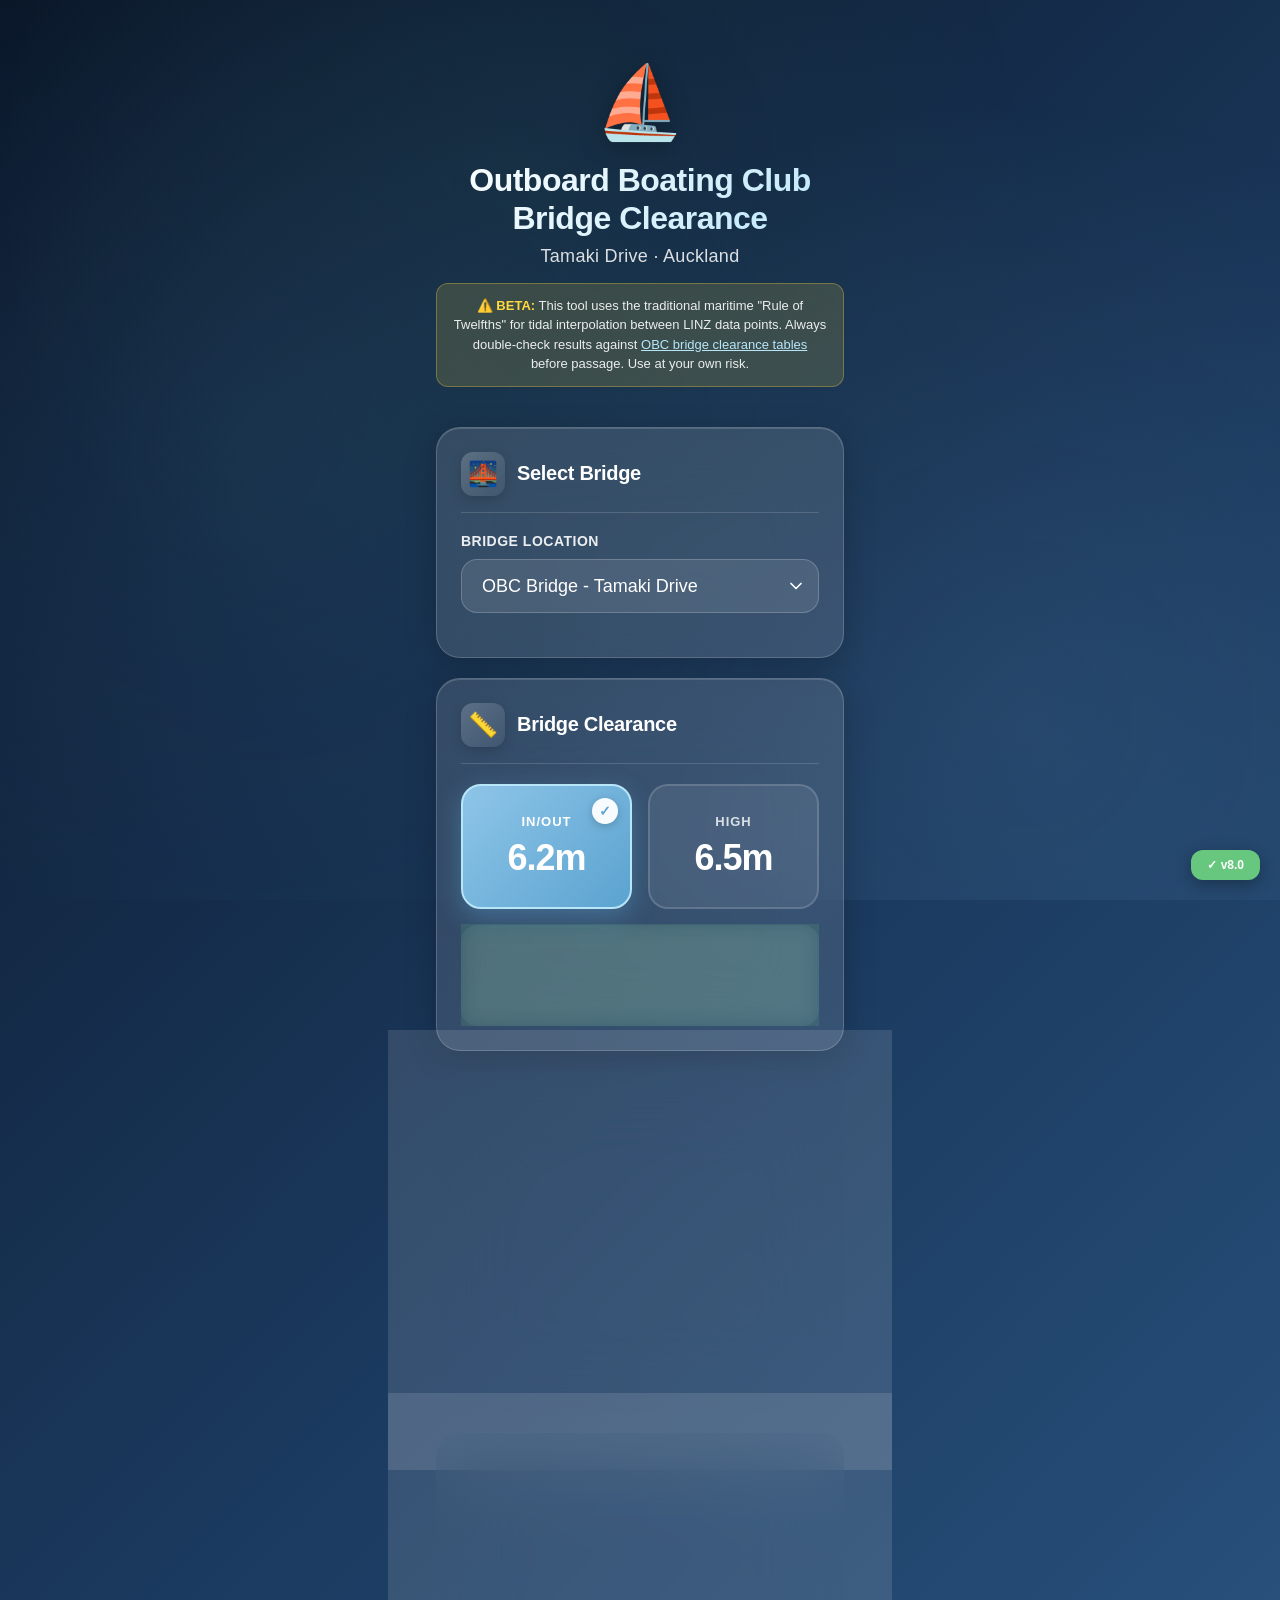
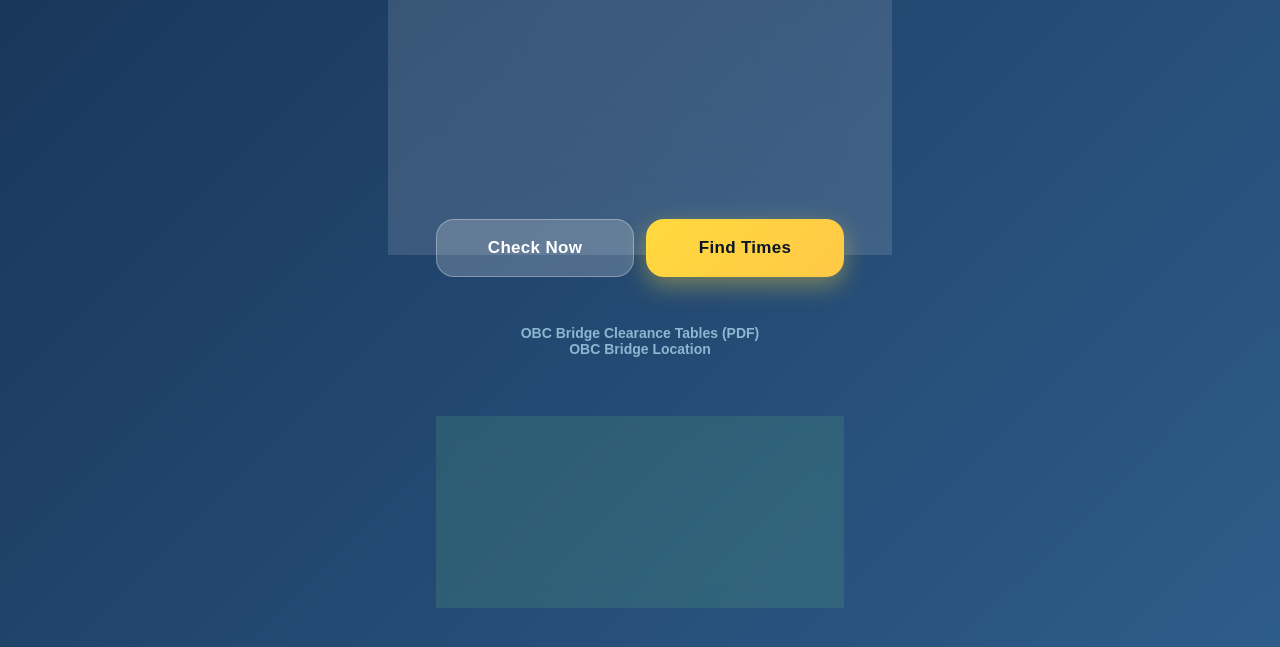
<file: index-original.html>
<!DOCTYPE html>
<html lang="en">
<head>
    <meta charset="UTF-8">
    <meta name="viewport" content="width=device-width, initial-scale=1.0, viewport-fit=cover">
    <meta name="apple-mobile-web-app-capable" content="yes">
    <meta name="apple-mobile-web-app-status-bar-style" content="black-translucent">
    <meta name="apple-mobile-web-app-title" content="Bridge Clearance">
    <meta name="application-name" content="Bridge Clearance">
    <meta name="theme-color" content="#0A1628">
    
    <!-- Primary Meta Tags -->
    <meta name="description" content="Calculate safe passage times under Auckland's Tamaki Drive bridge with real-time tide data from LINZ. Professional maritime navigation tool for boat skippers.">
    <meta name="keywords" content="bridge clearance, tide calculator, Auckland, Tamaki Drive, boat navigation, LINZ tides, OBC">
    
    <!-- Open Graph / Facebook -->
    <meta property="og:type" content="website">
    <meta property="og:url" content="https://gorillabananas.github.io/">
    <meta property="og:title" content="OBC Bridge Clearance Calculator">
    <meta property="og:description" content="Calculate safe passage times under Auckland's Tamaki Drive bridge with real-time LINZ tide data.">
    <meta property="og:image" content="https://gorillabananas.github.io/icon-512.png">
    <meta property="og:image:width" content="512">
    <meta property="og:image:height" content="512">
    
    <!-- Twitter -->
    <meta property="twitter:card" content="summary">
    <meta property="twitter:url" content="https://gorillabananas.github.io/">
    <meta property="twitter:title" content="OBC Bridge Clearance Calculator">
    <meta property="twitter:description" content="Calculate safe passage times under Auckland's Tamaki Drive bridge">
    <meta property="twitter:image" content="https://gorillabananas.github.io/icon-512.png">
    
    <!-- Apple Touch Icons -->
    <link rel="apple-touch-icon" href="data:image/svg+xml,%3Csvg xmlns='http://www.w3.org/2000/svg' viewBox='0 0 180 180'%3E%3Crect width='180' height='180' fill='%230A1628'/%3E%3Cpath d='M90 40 L140 140 L90 120 L40 140 Z' fill='%23ffffff' stroke='%235BA3D0' stroke-width='3'/%3E%3Cpath d='M90 40 L90 120' stroke='%238EC5E8' stroke-width='2'/%3E%3C/svg%3E">
    <link rel="apple-touch-icon" sizes="180x180" href="data:image/svg+xml,%3Csvg xmlns='http://www.w3.org/2000/svg' viewBox='0 0 180 180'%3E%3Crect width='180' height='180' fill='%230A1628'/%3E%3Cpath d='M90 40 L140 140 L90 120 L40 140 Z' fill='%23ffffff' stroke='%235BA3D0' stroke-width='3'/%3E%3Cpath d='M90 40 L90 120' stroke='%238EC5E8' stroke-width='2'/%3E%3C/svg%3E">

    <!-- Standard Favicon -->
    <link rel="icon" type="image/svg+xml" href="data:image/svg+xml,%3Csvg xmlns='http://www.w3.org/2000/svg' viewBox='0 0 100 100'%3E%3Crect width='100' height='100' fill='%230A1628'/%3E%3Cpath d='M50 25 L75 75 L50 65 L25 75 Z' fill='%23ffffff' stroke='%235BA3D0' stroke-width='2'/%3E%3Cpath d='M50 25 L50 65' stroke='%238EC5E8' stroke-width='1.5'/%3E%3C/svg%3E">
    
    <!-- Web App Manifest -->
    <link rel="manifest" href="data:application/json,%7B%22name%22%3A%22OBC%20Bridge%20Clearance%20Calculator%22%2C%22short_name%22%3A%22Bridge%20Calc%22%2C%22description%22%3A%22Calculate%20safe%20passage%20under%20Tamaki%20Drive%20bridge%22%2C%22start_url%22%3A%22.%2F%22%2C%22display%22%3A%22standalone%22%2C%22background_color%22%3A%22%230A1628%22%2C%22theme_color%22%3A%22%230A1628%22%2C%22orientation%22%3A%22portrait%22%2C%22icons%22%3A%5B%7B%22src%22%3A%22icon-192.png%22%2C%22sizes%22%3A%22192x192%22%2C%22type%22%3A%22image%2Fpng%22%7D%2C%7B%22src%22%3A%22icon-512.png%22%2C%22sizes%22%3A%22512x512%22%2C%22type%22%3A%22image%2Fpng%22%7D%5D%7D">
    
    <title>OBC Bridge Clearance Calculator</title>
    <style>
        * {
            margin: 0;
            padding: 0;
            box-sizing: border-box;
            -webkit-tap-highlight-color: transparent;
        }

        :root {
            --ocean-dark: #0A1628;
            --ocean-mid: #1B3A5F;
            --ocean-light: #2E5C8A;
            --sky-light: #5BA3D0;
            --sky-bright: #8EC5E8;
            --foam: #B8E6F9;
            --sand: #F4E8D8;
            --sunset: #FF6B6B;
            --sunrise: #FFD93D;
            --mint: #6BCF7F;
        }

        body {
            font-family: -apple-system, BlinkMacSystemFont, 'Segoe UI', 'Roboto', 'Helvetica', 'Arial', sans-serif;
            background: linear-gradient(135deg, var(--ocean-dark) 0%, var(--ocean-mid) 50%, var(--ocean-light) 100%);
            min-height: 100vh;
            color: white;
            overflow-x: hidden;
            position: relative;
        }

        body::before {
            content: '';
            position: fixed;
            top: 0;
            left: 0;
            right: 0;
            bottom: 0;
            background: 
                radial-gradient(circle at 20% 50%, rgba(91, 163, 208, 0.1) 0%, transparent 50%),
                radial-gradient(circle at 80% 80%, rgba(142, 197, 232, 0.1) 0%, transparent 50%),
                radial-gradient(circle at 40% 20%, rgba(107, 207, 127, 0.05) 0%, transparent 50%);
            animation: drift 20s ease-in-out infinite alternate;
            pointer-events: none;
        }

        @keyframes drift {
            0% { transform: translate(0, 0) scale(1); }
            100% { transform: translate(10px, 10px) scale(1.05); }
        }

        .app-container {
            max-width: 440px;
            margin: 0 auto;
            min-height: 100vh;
            position: relative;
            padding: 0 16px;
            padding-top: env(safe-area-inset-top);
            padding-bottom: env(safe-area-inset-bottom);
        }

        .hero-header {
            padding: 60px 0 20px;
            padding-top: max(60px, calc(env(safe-area-inset-top) + 40px));
            text-align: center;
            position: relative;
        }

        .hero-icon {
            font-size: 72px;
            margin-bottom: 16px;
            display: inline-block;
            animation: float 3s ease-in-out infinite;
            filter: drop-shadow(0 4px 12px rgba(0, 0, 0, 0.3));
        }

        @keyframes float {
            0%, 100% { transform: translateY(0px); }
            50% { transform: translateY(-8px); }
        }

        .hero-title {
            font-size: 32px;
            font-weight: 800;
            letter-spacing: -0.5px;
            margin-bottom: 8px;
            background: linear-gradient(135deg, #FFFFFF 0%, var(--foam) 100%);
            -webkit-background-clip: text;
            -webkit-text-fill-color: transparent;
            background-clip: text;
            line-height: 1.2;
            padding: 0 8px;
        }

        .hero-subtitle {
            font-size: 18px;
            opacity: 0.85;
            font-weight: 500;
            letter-spacing: 0.3px;
            margin-bottom: 12px;
        }

        .beta-notice {
            background: rgba(255, 217, 61, 0.15);
            border: 1px solid rgba(255, 217, 61, 0.3);
            border-radius: 12px;
            padding: 12px 16px;
            margin: 16px 0 0 0;
            font-size: 13px;
            line-height: 1.5;
            color: rgba(255, 255, 255, 0.9);
        }

        .beta-notice strong {
            color: var(--sunrise);
            font-weight: 700;
        }

        .glass-card {
            background: rgba(255, 255, 255, 0.12);
            backdrop-filter: blur(40px);
            -webkit-backdrop-filter: blur(40px);
            border: 1px solid rgba(255, 255, 255, 0.18);
            border-radius: 24px;
            margin: 20px 0;
            padding: 24px;
            box-shadow: 
                0 8px 32px rgba(0, 0, 0, 0.2),
                inset 0 1px 0 rgba(255, 255, 255, 0.15);
            transition: all 0.3s cubic-bezier(0.4, 0, 0.2, 1);
            max-width: 100%;
        }

        .glass-card:hover {
            transform: translateY(-2px);
            box-shadow: 
                0 12px 48px rgba(0, 0, 0, 0.25),
                inset 0 1px 0 rgba(255, 255, 255, 0.15);
        }

        .card-header {
            display: flex;
            align-items: center;
            gap: 12px;
            margin-bottom: 20px;
            padding-bottom: 16px;
            border-bottom: 1px solid rgba(255, 255, 255, 0.15);
        }

        .card-icon {
            width: 44px;
            height: 44px;
            background: linear-gradient(135deg, rgba(255, 255, 255, 0.2) 0%, rgba(255, 255, 255, 0.05) 100%);
            border-radius: 12px;
            display: flex;
            align-items: center;
            justify-content: center;
            font-size: 24px;
            box-shadow: 0 4px 12px rgba(0, 0, 0, 0.15);
            flex-shrink: 0;
        }

        .card-title {
            font-size: 20px;
            font-weight: 700;
            letter-spacing: -0.3px;
        }

        .span-grid {
            display: grid;
            grid-template-columns: repeat(auto-fit, minmax(140px, 1fr));
            gap: 16px;
            margin-bottom: 16px;
        }

        .span-grid:has(.span-option:only-child) {
            grid-template-columns: 1fr;
        }

        .span-option {
            background: rgba(255, 255, 255, 0.08);
            border: 2px solid rgba(255, 255, 255, 0.15);
            border-radius: 20px;
            padding: 28px 20px;
            text-align: center;
            cursor: pointer;
            transition: all 0.3s cubic-bezier(0.4, 0, 0.2, 1);
            position: relative;
            overflow: hidden;
        }

        .span-option::before {
            content: '';
            position: absolute;
            top: 0;
            left: 0;
            right: 0;
            bottom: 0;
            background: linear-gradient(135deg, rgba(255, 255, 255, 0.1) 0%, transparent 100%);
            opacity: 0;
            transition: opacity 0.3s;
        }

        .span-option:hover::before {
            opacity: 1;
        }

        .span-option.selected {
            background: linear-gradient(135deg, var(--sky-bright) 0%, var(--sky-light) 100%);
            border-color: var(--foam);
            box-shadow: 0 8px 24px rgba(91, 163, 208, 0.4);
        }

        .span-option.selected::after {
            content: '✓';
            position: absolute;
            top: 12px;
            right: 12px;
            width: 26px;
            height: 26px;
            background: rgba(255, 255, 255, 0.95);
            color: var(--sky-light);
            border-radius: 50%;
            display: flex;
            align-items: center;
            justify-content: center;
            font-size: 14px;
            font-weight: 900;
            box-shadow: 0 2px 8px rgba(0, 0, 0, 0.2);
        }

        .span-label {
            font-size: 13px;
            font-weight: 600;
            text-transform: uppercase;
            letter-spacing: 1px;
            opacity: 0.8;
            margin-bottom: 8px;
        }

        .span-option.selected .span-label {
            opacity: 1;
            color: white;
        }

        .span-value {
            font-size: 36px;
            font-weight: 900;
            letter-spacing: -1px;
        }

        .form-group {
            margin-bottom: 20px;
            max-width: 100%;
        }

        .form-group:last-child {
            margin-bottom: 0;
        }

        .form-label {
            display: block;
            font-size: 14px;
            font-weight: 600;
            margin-bottom: 10px;
            opacity: 0.9;
            text-transform: uppercase;
            letter-spacing: 0.5px;
        }

        .input-wrapper {
            position: relative;
            width: 100%;
            max-width: 100%;
        }

        input[type="date"],
        input[type="time"],
        input[type="text"],
        input[type="number"],
        select {
            width: 100%;
            max-width: 100%;
            min-width: 0;
            padding: 16px 20px;
            background: rgba(255, 255, 255, 0.1);
            border: 1.5px solid rgba(255, 255, 255, 0.2);
            border-radius: 16px;
            color: white;
            font-size: 18px;
            font-weight: 500;
            font-family: inherit;
            transition: all 0.3s cubic-bezier(0.4, 0, 0.2, 1);
            box-sizing: border-box;
            -webkit-appearance: none;
            appearance: none;
            display: block;
        }

        select {
            cursor: pointer;
            background-image: url("data:image/svg+xml,%3Csvg xmlns='http://www.w3.org/2000/svg' width='24' height='24' viewBox='0 0 24 24' fill='none' stroke='white' stroke-width='2' stroke-linecap='round' stroke-linejoin='round'%3E%3Cpolyline points='6 9 12 15 18 9'%3E%3C/polyline%3E%3C/svg%3E");
            background-repeat: no-repeat;
            background-position: right 12px center;
            background-size: 20px;
            padding-right: 45px;
        }

        select option {
            background: var(--ocean-dark);
            color: white;
        }
        
        input[type="date"]::-webkit-datetime-edit {
            max-width: calc(100% - 40px);
            overflow: hidden;
            text-overflow: clip;
            display: inline-block;
        }
        
        /* iOS Safari specific fixes */
        @supports (-webkit-touch-callout: none) {
            input[type="date"],
            input[type="time"] {
                min-width: 0 !important;
                flex-shrink: 1;
            }
        }

        /* FIXED: Force 24-hour time input */
        input[type="time"] {
            -webkit-appearance: textfield;
            -moz-appearance: textfield;
        }
        
        /* Mobile specific constraints */
        @media (max-width: 768px) {
            .app-container {
                padding: 0 12px;
            }
            
            .glass-card {
                padding: 20px 16px;
                margin: 16px 0;
            }
            
            input[type="date"],
            input[type="text"],
            input[type="number"] {
                font-size: 16px;
                padding: 14px 16px;
            }
        }

        input[type="time"]::-webkit-datetime-edit-ampm-field {
            display: none;
        }

        input[type="time"]::-webkit-calendar-picker-indicator {
            filter: invert(1) brightness(1.2);
            cursor: pointer;
            font-size: 20px;
        }

        input[type="date"]::-webkit-calendar-picker-indicator {
            filter: invert(1) brightness(1.2);
            cursor: pointer;
            font-size: 20px;
        }

        input[type="date"]::-webkit-datetime-edit,
        input[type="time"]::-webkit-datetime-edit {
            color: white;
        }

        input[type="date"]::-webkit-datetime-edit-fields-wrapper,
        input[type="time"]::-webkit-datetime-edit-fields-wrapper {
            color: white;
        }

        input::placeholder {
            color: rgba(255, 255, 255, 0.4);
        }

        input:focus,
        select:focus {
            outline: none;
            background: rgba(255, 255, 255, 0.15);
            border-color: var(--foam);
            box-shadow: 0 0 0 4px rgba(184, 230, 249, 0.15);
        }

        .input-unit {
            position: absolute;
            right: 20px;
            top: 50%;
            transform: translateY(-50%);
            font-size: 16px;
            font-weight: 600;
            opacity: 0.6;
            pointer-events: none;
        }

        .input-hint {
            font-size: 13px;
            margin-top: 8px;
            opacity: 0.6;
            line-height: 1.4;
        }

        .info-panel {
            background: rgba(107, 207, 127, 0.15);
            border: 1px solid rgba(107, 207, 127, 0.3);
            border-radius: 16px;
            padding: 16px;
            margin-top: 16px;
            backdrop-filter: blur(10px);
        }

        .info-text {
            font-size: 14px;
            line-height: 1.6;
            opacity: 0.9;
        }

        .info-text strong {
            font-weight: 700;
            opacity: 1;
        }

        .button-group {
            display: grid;
            grid-template-columns: 1fr 1fr;
            gap: 12px;
            padding: 0 0 24px 0;
        }

        .btn {
            padding: 18px 28px;
            border-radius: 18px;
            border: none;
            font-size: 17px;
            font-weight: 700;
            font-family: inherit;
            cursor: pointer;
            transition: all 0.3s cubic-bezier(0.4, 0, 0.2, 1);
            letter-spacing: 0.3px;
            position: relative;
            overflow: hidden;
        }

        .btn::before {
            content: '';
            position: absolute;
            top: 0;
            left: 0;
            right: 0;
            bottom: 0;
            background: linear-gradient(135deg, rgba(255, 255, 255, 0.2) 0%, transparent 100%);
            opacity: 0;
            transition: opacity 0.3s;
        }

        .btn:hover::before {
            opacity: 1;
        }

        .btn:active {
            transform: scale(0.97);
        }

        .btn-primary {
            background: linear-gradient(135deg, var(--sunrise) 0%, #FFC947 100%);
            color: var(--ocean-dark);
            box-shadow: 0 8px 24px rgba(255, 217, 61, 0.4);
        }

        .btn-secondary {
            background: rgba(255, 255, 255, 0.2);
            color: white;
            border: 1.5px solid rgba(255, 255, 255, 0.3);
        }

        .loading-overlay {
            position: fixed;
            top: 0;
            left: 0;
            right: 0;
            bottom: 0;
            background: rgba(10, 22, 40, 0.95);
            backdrop-filter: blur(20px);
            display: flex;
            align-items: center;
            justify-content: center;
            z-index: 1000;
            animation: fadeIn 0.3s;
        }

        @keyframes fadeIn {
            from { opacity: 0; }
            to { opacity: 1; }
        }

        .loading-content {
            text-align: center;
        }

        .spinner {
            width: 60px;
            height: 60px;
            border: 4px solid rgba(255, 255, 255, 0.1);
            border-top-color: var(--foam);
            border-radius: 50%;
            animation: spin 1s linear infinite;
            margin: 0 auto 20px;
        }

        @keyframes spin {
            to { transform: rotate(360deg); }
        }

        .loading-text {
            font-size: 16px;
            font-weight: 600;
            opacity: 0.9;
        }

        .toast {
            position: fixed;
            top: 80px;
            left: 50%;
            transform: translateX(-50%);
            padding: 16px 24px;
            border-radius: 16px;
            font-size: 15px;
            font-weight: 600;
            z-index: 1001;
            animation: slideDown 0.3s cubic-bezier(0.4, 0, 0.2, 1);
            max-width: 90%;
            text-align: center;
            backdrop-filter: blur(20px);
            box-shadow: 0 8px 32px rgba(0, 0, 0, 0.3);
        }

        @keyframes slideDown {
            from {
                opacity: 0;
                transform: translateX(-50%) translateY(-20px);
            }
            to {
                opacity: 1;
                transform: translateX(-50%) translateY(0);
            }
        }

        .toast-success {
            background: rgba(107, 207, 127, 0.95);
            color: white;
        }

        .toast-error {
            background: rgba(255, 107, 107, 0.95);
            color: white;
        }

        .result-card {
            margin: 0 0 20px 0;
            border-radius: 28px;
            overflow: hidden;
            animation: scaleIn 0.5s cubic-bezier(0.4, 0, 0.2, 1);
            box-shadow: 0 20px 60px rgba(0, 0, 0, 0.4);
        }

        @keyframes scaleIn {
            from {
                opacity: 0;
                transform: scale(0.9);
            }
            to {
                opacity: 1;
                transform: scale(1);
            }
        }

        .result-hero {
            padding: 48px 32px;
            text-align: center;
            position: relative;
            overflow: hidden;
        }

        .result-hero::before {
            content: '';
            position: absolute;
            top: -50%;
            left: -50%;
            width: 200%;
            height: 200%;
            background: radial-gradient(circle, rgba(255, 255, 255, 0.1) 0%, transparent 70%);
            animation: pulse 4s ease-in-out infinite;
        }

        @keyframes pulse {
            0%, 100% { transform: scale(1); opacity: 0.5; }
            50% { transform: scale(1.1); opacity: 0.8; }
        }

        .result-hero.safe {
            background: linear-gradient(135deg, var(--mint) 0%, #4DB65D 100%);
        }

        .result-hero.warning {
            background: linear-gradient(135deg, var(--sunrise) 0%, #FFB340 100%);
        }

        .result-hero.danger {
            background: linear-gradient(135deg, var(--sunset) 0%, #E84855 100%);
        }

        .result-icon {
            font-size: 80px;
            margin-bottom: 16px;
            filter: drop-shadow(0 4px 12px rgba(0, 0, 0, 0.3));
            position: relative;
            z-index: 1;
        }

        .result-status {
            font-size: 32px;
            font-weight: 900;
            margin-bottom: 12px;
            letter-spacing: -0.5px;
            position: relative;
            z-index: 1;
        }

        .result-message {
            font-size: 16px;
            opacity: 0.95;
            line-height: 1.5;
            position: relative;
            z-index: 1;
        }

        .result-body {
            background: rgba(255, 255, 255, 0.98);
            color: var(--ocean-dark);
            padding: 32px 28px;
        }

        .result-row {
            display: flex;
            justify-content: space-between;
            padding: 14px 0;
            border-bottom: 1px solid rgba(0, 0, 0, 0.08);
        }

        .result-row:last-child {
            border-bottom: none;
        }

        .result-label {
            font-size: 15px;
            opacity: 0.7;
            font-weight: 500;
        }

        .result-value {
            font-size: 16px;
            font-weight: 700;
        }

        .clearance-box {
            background: linear-gradient(135deg, rgba(107, 207, 127, 0.15) 0%, rgba(91, 163, 208, 0.15) 100%);
            border-radius: 20px;
            padding: 24px;
            text-align: center;
            margin: 24px 0;
        }

        .clearance-label {
            font-size: 13px;
            text-transform: uppercase;
            letter-spacing: 1px;
            font-weight: 700;
            opacity: 0.6;
            margin-bottom: 8px;
        }

        .clearance-value {
            font-size: 56px;
            font-weight: 900;
            letter-spacing: -2px;
            line-height: 1;
        }

        .clearance-value.positive {
            color: var(--mint);
        }

        .clearance-value.negative {
            color: var(--sunset);
        }

        .progress-section {
            margin-top: 24px;
        }

        .progress-bar {
            height: 12px;
            background: rgba(0, 0, 0, 0.08);
            border-radius: 6px;
            overflow: hidden;
            position: relative;
        }

        .progress-fill {
            height: 100%;
            border-radius: 6px;
            transition: width 0.8s cubic-bezier(0.4, 0, 0.2, 1);
            position: relative;
            overflow: hidden;
        }

        .progress-fill::after {
            content: '';
            position: absolute;
            top: 0;
            left: 0;
            right: 0;
            bottom: 0;
            background: linear-gradient(90deg, transparent, rgba(255, 255, 255, 0.4), transparent);
            animation: shimmer 2s infinite;
        }

        @keyframes shimmer {
            0% { transform: translateX(-100%); }
            100% { transform: translateX(200%); }
        }

        .progress-fill.safe {
            background: linear-gradient(90deg, var(--mint) 0%, #4DB65D 100%);
        }

        .progress-fill.warning {
            background: linear-gradient(90deg, var(--sunrise) 0%, #FFB340 100%);
        }

        .progress-fill.danger {
            background: linear-gradient(90deg, var(--sunset) 0%, #E84855 100%);
        }

        .progress-labels {
            display: flex;
            justify-content: space-between;
            margin-top: 10px;
            font-size: 13px;
            font-weight: 600;
            opacity: 0.7;
        }

        .windows-container {
            padding: 0 0 24px 0;
        }

        .windows-header {
            margin-bottom: 20px;
        }

        .windows-title {
            font-size: 28px;
            font-weight: 900;
            letter-spacing: -0.5px;
            margin-bottom: 4px;
        }

        .time-window {
            background: rgba(255, 255, 255, 0.12);
            backdrop-filter: blur(40px);
            border: 1px solid rgba(255, 255, 255, 0.18);
            border-radius: 20px;
            padding: 20px 24px;
            margin-bottom: 16px;
            box-shadow: 0 4px 16px rgba(0, 0, 0, 0.2);
        }

        .window-header {
            display: flex;
            justify-content: space-between;
            align-items: flex-start;
            margin-bottom: 16px;
            padding-bottom: 12px;
            border-bottom: 1px solid rgba(255, 255, 255, 0.15);
        }

        .window-time-range {
            flex: 1;
        }

        .window-time {
            font-size: 22px;
            font-weight: 800;
            letter-spacing: -0.3px;
            margin-bottom: 4px;
        }

        .window-duration {
            font-size: 13px;
            opacity: 0.7;
            font-weight: 500;
        }

        .window-min-badge {
            background: linear-gradient(135deg, var(--mint) 0%, #4DB65D 100%);
            color: white;
            padding: 8px 16px;
            border-radius: 12px;
            font-size: 15px;
            font-weight: 800;
            box-shadow: 0 4px 12px rgba(107, 207, 127, 0.4);
            text-align: center;
            min-width: 80px;
        }

        .badge-label {
            font-size: 10px;
            opacity: 0.8;
            text-transform: uppercase;
            letter-spacing: 0.5px;
            margin-bottom: 2px;
        }

        .badge-value {
            font-size: 18px;
            font-weight: 900;
        }

        .window-details {
            display: grid;
            grid-template-columns: 1fr 1fr;
            gap: 12px;
        }

        .detail-box {
            background: rgba(255, 255, 255, 0.08);
            border-radius: 12px;
            padding: 12px;
        }

        .detail-label {
            font-size: 11px;
            text-transform: uppercase;
            letter-spacing: 0.5px;
            opacity: 0.6;
            margin-bottom: 4px;
            font-weight: 600;
        }

        .detail-value {
            font-size: 16px;
            font-weight: 700;
        }

        .detail-subtext {
            font-size: 12px;
            opacity: 0.6;
            margin-top: 2px;
        }

        .no-times-card {
            background: rgba(255, 255, 255, 0.12);
            backdrop-filter: blur(40px);
            border: 1px solid rgba(255, 107, 107, 0.3);
            border-radius: 24px;
            padding: 40px 28px;
            margin: 0 0 20px 0;
            text-align: center;
            box-shadow: 0 8px 32px rgba(255, 107, 107, 0.2);
        }

        .no-times-icon {
            font-size: 72px;
            margin-bottom: 20px;
        }

        .no-times-title {
            font-size: 26px;
            font-weight: 900;
            margin-bottom: 12px;
            letter-spacing: -0.5px;
        }

        .no-times-message {
            font-size: 16px;
            opacity: 0.85;
            line-height: 1.6;
            margin-bottom: 24px;
        }

        .suggestions {
            background: rgba(255, 255, 255, 0.1);
            border-radius: 16px;
            padding: 20px;
            text-align: left;
        }

        .suggestions-title {
            font-size: 13px;
            font-weight: 700;
            text-transform: uppercase;
            letter-spacing: 1px;
            margin-bottom: 12px;
            opacity: 0.7;
        }

        .suggestion {
            font-size: 15px;
            padding: 10px 0;
            padding-left: 24px;
            position: relative;
            line-height: 1.5;
        }

        .suggestion::before {
            content: '→';
            position: absolute;
            left: 0;
            font-weight: 900;
            color: var(--foam);
        }

        .footer-links {
            text-align: center;
            padding: 24px 0 40px;
            opacity: 0.7;
            font-size: 14px;
        }

        .footer-links a {
            color: var(--foam);
            text-decoration: none;
            font-weight: 600;
        }

        .footer-links a:hover {
            text-decoration: underline;
        }

        .validation-badge {
            position: fixed;
            bottom: 20px;
            right: 20px;
            background: rgba(107, 207, 127, 0.95);
            color: white;
            padding: 8px 16px;
            border-radius: 12px;
            font-size: 12px;
            font-weight: 700;
            z-index: 100;
            box-shadow: 0 4px 16px rgba(0, 0, 0, 0.3);
        }

        .hidden {
            display: none !important;
        }

        @media (max-width: 480px) {
            .hero-title {
                font-size: 28px;
            }
            
            .card-title {
                font-size: 18px;
            }
        }
    </style>
</head>
<body>
    <div class="app-container">
        <div class="hero-header">
            <div class="hero-icon">⛵</div>
            <h1 class="hero-title">Outboard Boating Club<br>Bridge Clearance</h1>
            <p class="hero-subtitle">Tamaki Drive · Auckland</p>
            <div class="beta-notice">
                <strong>⚠️ BETA:</strong> This tool uses the traditional maritime "Rule of Twelfths" for tidal interpolation between LINZ data points. Always double-check results against <a href="https://www.obc.co.nz/media/63141/outboard_boating_club_bridge_gap_calculation_chart.pdf" target="_blank" style="color: var(--foam); text-decoration: underline;">OBC bridge clearance tables</a> before passage. Use at your own risk.
            </div>
        </div>

        <div class="glass-card">
            <div class="card-header">
                <div class="card-icon">🌉</div>
                <h2 class="card-title">Select Bridge</h2>
            </div>
            <div class="form-group">
                <label class="form-label">Bridge Location</label>
                <select id="bridgeSelect" onchange="onBridgeChange()">
                    <option value="obc">OBC Bridge - Tamaki Drive</option>
                    <option value="panmure">Panmure Bridge - Tamaki River</option>
                    <option value="custom">Custom Bridge</option>
                </select>
            </div>
            <div id="customChartDatumSection" class="form-group hidden">
                <label class="form-label">Chart Datum (optional)</label>
                <div class="input-wrapper">
                    <input type="number" id="customChartDatum" step="0.01" placeholder="0.00">
                    <span class="input-unit">m</span>
                </div>
                <p class="input-hint">Vertical offset from LAT (Lowest Astronomical Tide). Default: 0m</p>
            </div>
        </div>

        <div class="glass-card">
            <div class="card-header">
                <div class="card-icon">📏</div>
                <h2 class="card-title">Bridge Clearance</h2>
            </div>
            <div class="span-grid">
                <div class="span-option selected" onclick="selectSpan('in-out', 6.2)">
                    <div class="span-label">In/Out</div>
                    <div class="span-value">6.2m</div>
                </div>
                <div class="span-option" onclick="selectSpan('high', 6.5)">
                    <div class="span-label">High</div>
                    <div class="span-value">6.5m</div>
                </div>
            </div>
            <div class="info-panel">
                <p class="info-text"><strong>Chart Datum:</strong> Clearance measured at lowest astronomical tide. Actual clearance decreases as tide rises.</p>
            </div>
        </div>

        <div class="glass-card">
            <div class="card-header">
                <div class="card-icon">📅</div>
                <h2 class="card-title">When are you traveling?</h2>
            </div>
            <div class="form-group">
                <label class="form-label">Date</label>
                <input type="date" id="tideDate">
            </div>
            <div class="form-group">
                <label class="form-label">Time</label>
                <input type="text" id="preferredTime" placeholder="e.g. 1430" pattern="[0-2][0-9]:[0-5][0-9]" maxlength="5">
                <p class="input-hint">Leave blank to see all safe passage windows</p>
            </div>
        </div>

        <div class="glass-card">
            <div class="card-header">
                <div class="card-icon">⛵</div>
                <h2 class="card-title">Your Boat</h2>
            </div>
            <div class="form-group">
                <label class="form-label">Height from Waterline</label>
                <div class="input-wrapper">
                    <input type="number" id="boatHeight" step="0.1" placeholder="4.5">
                    <span class="input-unit">m</span>
                </div>
                <p class="input-hint">To highest point (mast, antenna, etc.) when unladen</p>
            </div>
            <div class="form-group">
                <label class="form-label">Safety Margin</label>
                <div class="input-wrapper">
                    <input type="number" id="safetyMargin" step="0.1" value="0.5">
                    <span class="input-unit">m</span>
                </div>
                <p class="input-hint">Recommended minimum clearance above boat</p>
            </div>
        </div>

        <div id="loading" class="loading-overlay hidden">
            <div class="loading-content">
                <div class="spinner"></div>
                <p class="loading-text">Loading tide data...</p>
            </div>
        </div>

        <div id="toastContainer"></div>
        <div id="resultContainer"></div>

        <div class="button-group">
            <button class="btn btn-secondary" onclick="checkClearance()">Check Now</button>
            <button class="btn btn-primary" onclick="findBestTimes()">Find Times</button>
        </div>

        <div class="footer-links">
            <a href="https://www.obc.co.nz/media/63141/outboard_boating_club_bridge_gap_calculation_chart.pdf" target="_blank">OBC Bridge Clearance Tables (PDF)</a>
            <br>
            <a href="https://www.google.com/maps?q=-36.85288211260062,174.80456444825913" target="_blank">OBC Bridge Location</a>
        </div>

        <div class="info-panel" style="margin: 20px 0 40px 0; font-size: 13px;">
            <p class="info-text"><strong>About Tide Calculations:</strong> This calculator uses official LINZ tide data points (typically 4 per day) and applies the traditional maritime "Rule of Twelfths" for interpolation between these points. This method accounts for the non-linear nature of tidal movement (slow near high/low, faster in the middle). Results marked with an asterisk (*) indicate interpolated values using this method.</p>
        </div>
    </div>

    <div class="validation-badge">✓ v8.0</div>

    <script>
        // Bridge Configuration System
        const bridgeConfigs = {
            obc: {
                name: 'OBC Bridge',
                location: 'Tamaki Drive, Auckland',
                tideStation: 'Auckland',
                spans: [
                    { id: 'in-out', label: 'In/Out', clearance: 6.2 },
                    { id: 'high', label: 'High', clearance: 6.5 }
                ],
                chartDatum: 0, // OBC clearances already referenced to chart datum
                defaultSpan: 'in-out'
            },
            panmure: {
                name: 'Panmure Bridge',
                location: 'Tamaki River, Auckland',
                tideStation: 'Auckland',
                spans: [
                    { id: 'main', label: 'Main Span', clearance: 4.5 }
                ],
                chartDatum: 0,
                defaultSpan: 'main'
            },
            custom: {
                name: 'Custom Bridge',
                location: 'User Defined',
                tideStation: 'Auckland',
                spans: [
                    { id: 'span1', label: 'Span 1', clearance: 5.0 }
                ],
                chartDatum: 0,
                defaultSpan: 'span1'
            }
        };

        let currentBridge = 'obc';
        let selectedSpanClearance = 6.2;
        let selectedSpanName = 'IN/OUT';
        let tideData = [];
        let fullDayTideData = [];
        let lastLoadedDate = null;
        let nextDayFirstPoint = null; // Cache next day's first point
        let prevDayLastPoint = null; // Cache previous day's last point

        async function getNextDayFirstPoint(currentDate) {
            try {
                console.log('=== LOADING NEXT DAY DATA ===');
                const selectedDate = new Date(currentDate);
                selectedDate.setDate(selectedDate.getDate() + 1); // Tomorrow
                console.log('Next day date:', selectedDate.toISOString().split('T')[0]);
                
                const year = selectedDate.getFullYear();
                const csvUrl = `https://static.charts.linz.govt.nz/tide-tables/maj-ports/csv/Auckland%20${year}.csv`;
                const proxyUrl = `https://corsproxy.io/?${encodeURIComponent(csvUrl)}`;
                
                console.log('Fetching from:', proxyUrl);
                const response = await fetch(proxyUrl);
                console.log('Response status:', response.status, response.ok ? 'OK' : 'FAILED');
                
                if (!response.ok) {
                    console.error('Failed to fetch next day data');
                    return null;
                }
                
                const csvText = await response.text();
                console.log('CSV text length:', csvText.length);
                
                const nextDayData = parseLinzCsv(csvText, selectedDate);
                console.log('Parsed next day points:', nextDayData.length);
                
                if (nextDayData.length > 0) {
                    console.log(`✓✓✓ SUCCESS: Next day first point: ${nextDayData[0].time.toISOString()} at ${nextDayData[0].height}m`);
                    return nextDayData[0]; // Return first point of next day
                } else {
                    console.error('✗✗✗ FAILED: No tide points parsed for next day');
                    return null;
                }
            } catch (error) {
                console.error('✗✗✗ ERROR loading next day data:', error);
                return null;
            }
        }

        async function getPrevDayLastPoint(currentDate) {
            try {
                console.log('=== LOADING PREV DAY DATA ===');
                const selectedDate = new Date(currentDate);
                selectedDate.setDate(selectedDate.getDate() - 1); // Yesterday
                console.log('Prev day date:', selectedDate.toISOString().split('T')[0]);
                
                const year = selectedDate.getFullYear();
                const csvUrl = `https://static.charts.linz.govt.nz/tide-tables/maj-ports/csv/Auckland%20${year}.csv`;
                const proxyUrl = `https://corsproxy.io/?${encodeURIComponent(csvUrl)}`;
                
                console.log('Fetching from:', proxyUrl);
                const response = await fetch(proxyUrl);
                console.log('Response status:', response.status, response.ok ? 'OK' : 'FAILED');
                
                if (!response.ok) {
                    console.error('Failed to fetch prev day data');
                    return null;
                }
                
                const csvText = await response.text();
                console.log('CSV text length:', csvText.length);
                
                const prevDayData = parseLinzCsv(csvText, selectedDate);
                console.log('Parsed prev day points:', prevDayData.length);
                
                if (prevDayData.length > 0) {
                    const lastPoint = prevDayData[prevDayData.length - 1];
                    console.log(`✓✓✓ SUCCESS: Prev day last point: ${lastPoint.time.toISOString()} at ${lastPoint.height}m`);
                    return lastPoint; // Return last point of previous day
                } else {
                    console.error('✗✗✗ FAILED: No tide points parsed for prev day');
                    return null;
                }
            } catch (error) {
                console.error('✗✗✗ ERROR loading prev day data:', error);
                return null;
            }
        } // Track which date's data is currently loaded

        // Set date input to current NZ date
        const nzDate = new Date(new Date().toLocaleString('en-US', { timeZone: 'Pacific/Auckland' }));
        const year = nzDate.getFullYear();
        const month = String(nzDate.getMonth() + 1).padStart(2, '0');
        const day = String(nzDate.getDate()).padStart(2, '0');
        document.getElementById('tideDate').value = `${year}-${month}-${day}`;

        // Bridge Management Functions
        function onBridgeChange() {
            const bridgeId = document.getElementById('bridgeSelect').value;
            currentBridge = bridgeId;

            // Show/hide custom chart datum section
            const customSection = document.getElementById('customChartDatumSection');
            if (bridgeId === 'custom') {
                customSection.classList.remove('hidden');
            } else {
                customSection.classList.add('hidden');
            }

            // Update the span selector UI
            updateSpanSelector();

            // Clear previous results
            document.getElementById('resultContainer').innerHTML = '';

            // Clear cached tide data to force reload
            tideData = [];
            fullDayTideData = [];
            lastLoadedDate = null;
        }

        function updateSpanSelector() {
            const config = bridgeConfigs[currentBridge];
            const spanGrid = document.querySelector('.span-grid');

            // Generate HTML for spans
            spanGrid.innerHTML = config.spans.map((span, index) => `
                <div class="span-option ${span.id === config.defaultSpan ? 'selected' : ''}"
                     onclick="selectSpan('${span.id}', ${span.clearance}, '${span.label}')">
                    <div class="span-label">${span.label}</div>
                    <div class="span-value">${span.clearance}m</div>
                </div>
            `).join('');

            // Set default span
            const defaultSpan = config.spans.find(s => s.id === config.defaultSpan);
            selectedSpanClearance = defaultSpan.clearance;
            selectedSpanName = defaultSpan.label.toUpperCase();
        }

        function selectSpan(spanId, clearance, label) {
            selectedSpanClearance = clearance;
            selectedSpanName = label.toUpperCase();

            document.querySelectorAll('.span-option').forEach(card => {
                card.classList.remove('selected');
            });

            event.target.closest('.span-option').classList.add('selected');
        }

        // Initialize on page load
        window.addEventListener('DOMContentLoaded', () => {
            updateSpanSelector();
        });

        function showToast(message, type = 'success') {
            const container = document.getElementById('toastContainer');
            const toast = document.createElement('div');
            toast.className = `toast toast-${type}`;
            toast.textContent = message;
            container.appendChild(toast);
            
            setTimeout(() => {
                toast.style.animation = 'slideDown 0.3s cubic-bezier(0.4, 0, 0.2, 1) reverse';
                setTimeout(() => toast.remove(), 300);
            }, 3000);
        }

        async function loadTideData() {
            const dateInput = document.getElementById('tideDate').value;
            
            if (!dateInput) {
                showToast('Please select a date', 'error');
                return false;
            }

            const loading = document.getElementById('loading');
            loading.classList.remove('hidden');
            document.getElementById('resultContainer').innerHTML = '';

            try {
                const selectedDate = new Date(dateInput + 'T00:00:00');
                const year = selectedDate.getFullYear();
                
                if (year < 2024 || year > 2028) {
                    throw new Error('Tide data only available for 2024-2028');
                }
                
                const csvUrl = `https://static.charts.linz.govt.nz/tide-tables/maj-ports/csv/Auckland%20${year}.csv`;
                const proxyUrl = `https://corsproxy.io/?${encodeURIComponent(csvUrl)}`;
                
                const response = await fetch(proxyUrl);
                if (!response.ok) throw new Error('Failed to fetch tide data');
                
                const csvText = await response.text();
                tideData = parseLinzCsv(csvText, selectedDate);
                fullDayTideData = generateHourlyTideData(tideData, selectedDate);
                
                if (tideData.length === 0) {
                    throw new Error('No tide data found for selected date');
                }
                
                // Store the date we just loaded
                lastLoadedDate = dateInput;
                
                // Load adjacent day points for accurate interpolation
                nextDayFirstPoint = await getNextDayFirstPoint(dateInput);
                prevDayLastPoint = await getPrevDayLastPoint(dateInput);
                
                console.log('Tide data loaded for:', dateInput);
                console.log('Tide data points:', tideData.length);
                console.log('Hourly interpolated:', fullDayTideData.length);
                
                showToast('Tide data loaded successfully', 'success');
                return true;
                
            } catch (error) {
                showToast(error.message, 'error');
                console.error('Load error:', error);
                return false;
            } finally {
                loading.classList.add('hidden');
            }
        }

        function getNZTimezoneOffset(date) {
            // NZ Daylight Saving Time rules:
            // Starts: Last Sunday of September at 2am (UTC+13)
            // Ends: First Sunday of April at 3am (UTC+12)
            
            const year = date.getFullYear();
            const month = date.getMonth(); // 0-11
            
            // Find last Sunday of September
            const septStart = new Date(year, 8, 30); // Sept 30
            while (septStart.getDay() !== 0) septStart.setDate(septStart.getDate() - 1);
            
            // Find first Sunday of April
            const aprilEnd = new Date(year, 3, 7); // April 7 (max first Sunday can be)
            while (aprilEnd.getDay() !== 0) aprilEnd.setDate(aprilEnd.getDate() - 1);
            
            // Check if date is in DST period (Oct-Mar)
            const inDST = (month >= 9) || (month <= 2) || 
                         (month === 8 && date >= septStart) ||
                         (month === 3 && date < aprilEnd);
            
            const offset = inDST ? '+13:00' : '+12:00';
            console.log(`  DST check for ${date.toISOString().split('T')[0]}: month=${month}, inDST=${inDST}, offset=${offset}`);
            
            return offset;
        }

        function parseLinzCsv(csvText, targetDate) {
            const lines = csvText.trim().split('\n');
            const data = [];
            
            for (let i = 2; i < lines.length; i++) {
                const line = lines[i].trim();
                if (!line) continue;
                
                const parts = line.split(',');
                if (parts.length < 6) continue;
                
                const day = parseInt(parts[0]);
                const month = parseInt(parts[2]);
                const year = parseInt(parts[3]);
                
                // Compare dates directly without timezone conversion
                const targetDay = targetDate.getDate();
                const targetMonth = targetDate.getMonth() + 1; // getMonth is 0-indexed
                const targetYear = targetDate.getFullYear();
                
                console.log(`  CSV row: day=${day}, month=${month}, year=${year} vs target: day=${targetDay}, month=${targetMonth}, year=${targetYear}`);
                
                if (day !== targetDay || month !== targetMonth || year !== targetYear) continue;
                
                // Use the CSV date values for creating the line date (for DST calculation)
                const lineDate = new Date(year, month - 1, day);
                
                // Get correct timezone offset for this specific date
                const tzOffset = getNZTimezoneOffset(lineDate);
                console.log(`Date ${year}-${month}-${day}: Using timezone offset ${tzOffset}`);
                
                for (let j = 0; j < 4; j++) {
                    const timeIdx = 4 + j * 2;
                    const heightIdx = 5 + j * 2;
                    
                    if (timeIdx >= parts.length || heightIdx >= parts.length) break;
                    
                    const timeStr = parts[timeIdx].trim();
                    const heightStr = parts[heightIdx].trim();
                    
                    console.log(`  Tide ${j}: Column ${timeIdx}="${timeStr}", Column ${heightIdx}="${heightStr}"`);
                    
                    if (!timeStr || !heightStr) continue;
                    
                    const [hours, minutes] = timeStr.split(':').map(Number);
                    console.log(`  Parsed as: ${hours}:${String(minutes).padStart(2,'0')}`);
                    
                    // Parse with correct NZ timezone offset for this date
                    const dateStr = `${year}-${String(month).padStart(2,'0')}-${String(day).padStart(2,'0')}T${String(hours).padStart(2,'0')}:${String(minutes).padStart(2,'0')}:00${tzOffset}`;
                    console.log(`  Created date string: ${dateStr}`);
                    
                    const tideTime = new Date(dateStr);
                    console.log(`  Final Date object: ${tideTime.toISOString()} (displays as ${tideTime.toLocaleTimeString()})`);
                    
                    const height = parseFloat(heightStr);
                    
                    data.push({ time: tideTime, height: height });
                }
            }
            
            if (data.length < 4) {
                console.log(`⚠ Only ${data.length} tide points found for this date (some days have 3 tides)`);
            }
            
            return data;
        }

        function generateHourlyTideData(tidePoints, date) {
            if (tidePoints.length < 2) return tidePoints;
            
            const hourlyData = [];
            const year = date.getFullYear();
            const month = date.getMonth();
            const day = date.getDate();
            
            for (let hour = 0; hour < 24; hour++) {
                const currentTime = new Date(year, month, day, hour, 0, 0);
                
                let before = null, after = null;
                for (let i = 0; i < tidePoints.length - 1; i++) {
                    if (tidePoints[i].time <= currentTime && tidePoints[i + 1].time >= currentTime) {
                        before = tidePoints[i];
                        after = tidePoints[i + 1];
                        break;
                    }
                }
                
                if (!before || !after) {
                    const nearest = tidePoints.reduce((prev, curr) => 
                        Math.abs(curr.time - currentTime) < Math.abs(prev.time - currentTime) ? curr : prev
                    );
                    hourlyData.push({ time: currentTime, height: nearest.height });
                } else {
                    const timeDiff = after.time - before.time;
                    const timeFromBefore = currentTime - before.time;
                    const ratio = timeFromBefore / timeDiff;
                    const interpolatedHeight = before.height + (after.height - before.height) * ratio;
                    hourlyData.push({ time: currentTime, height: interpolatedHeight });
                }
            }
            
            return hourlyData;
        }

        function interpolateTideHeight(tidePoints, targetTime) {
            if (tidePoints.length === 0) return null;
            
            // CRITICAL: Check for exact match first (within 1 minute tolerance)
            for (let point of tidePoints) {
                const timeDiff = Math.abs(targetTime - point.time);
                if (timeDiff < 60000) { // Less than 1 minute difference
                    console.log(`✓ Exact match found: ${point.time.toLocaleTimeString()} = ${point.height.toFixed(2)}m`);
                    return {
                        time: targetTime,
                        height: point.height,
                        interpolated: false,
                        exactMatch: true
                    };
                }
            }
            
            let before = null, after = null;
            
            // First, try to find bracketing points in the same day
            for (let i = 0; i < tidePoints.length - 1; i++) {
                if (tidePoints[i].time <= targetTime && tidePoints[i + 1].time >= targetTime) {
                    before = tidePoints[i];
                    after = tidePoints[i + 1];
                    break;
                }
            }
            
            // If no bracketing found, check if we're after the last point
            if (!before || !after) {
                const lastPoint = tidePoints[tidePoints.length - 1];
                const firstPoint = tidePoints[0];
                
                // Check if target is after last point (e.g., 23:50 after 21:47)
                if (targetTime > lastPoint.time) {
                    // Use ACTUAL next day's first point if available
                    if (nextDayFirstPoint) {
                        before = lastPoint;
                        after = nextDayFirstPoint;
                        console.log(`⚠ Time after last point - using ACTUAL next day first point: ${after.time.toLocaleTimeString()} at ${after.height}m`);
                    } else {
                        // CRITICAL: Next day data unavailable - cannot safely interpolate
                        console.error(`✗✗✗ CRITICAL: Next day data unavailable - cannot interpolate accurately`);
                        return {
                            time: targetTime,
                            height: null,
                            interpolated: false,
                            error: 'Next day tide data unavailable - cannot calculate accurately. Please try reloading the page or check your connection.'
                        };
                    }
                }
                // Check if target is before first point  
                else if (targetTime < firstPoint.time) {
                    // Use ACTUAL previous day's last point if available
                    if (prevDayLastPoint) {
                        before = prevDayLastPoint;
                        after = firstPoint;
                        console.log(`⚠ Time before first point - using ACTUAL prev day last point: ${before.time.toLocaleTimeString()} at ${before.height}m`);
                    } else {
                        // CRITICAL: Previous day data unavailable - cannot safely interpolate
                        console.error(`✗✗✗ CRITICAL: Previous day data unavailable - cannot interpolate accurately`);
                        return {
                            time: targetTime,
                            height: null,
                            interpolated: false,
                            error: 'Previous day tide data unavailable - cannot calculate accurately. Please try reloading the page or check your connection.'
                        };
                    }
                }
                else {
                    // Fallback to nearest
                    const nearest = tidePoints.reduce((prev, curr) => 
                        Math.abs(curr.time - targetTime) < Math.abs(prev.time - targetTime) ? curr : prev
                    );
                    return {
                        time: targetTime,
                        height: nearest.height,
                        interpolated: false,
                        sourceTime: nearest.time
                    };
                }
            }
            
            // Determine if we're going from high to low or low to high
            const isHighToLow = before.height > after.height;
            const tideRange = Math.abs(after.height - before.height);
            
            // Calculate hours elapsed from start point
            const totalDuration = (after.time - before.time) / (1000 * 60 * 60); // in hours
            const hoursElapsed = (targetTime - before.time) / (1000 * 60 * 60);
            
            // CRITICAL FIX: Use actual hours directly with Rule of Twelfths pattern
            // Do NOT scale to 6h - treat the actual period as the reference
            // Rule of Twelfths pattern applies to elapsed hours in the actual cycle
            
            let fractionOfRange;
            if (hoursElapsed <= 1) {
                fractionOfRange = (1/12) * hoursElapsed;
            } else if (hoursElapsed <= 2) {
                fractionOfRange = (1/12) + (2/12) * (hoursElapsed - 1);
            } else if (hoursElapsed <= 3) {
                fractionOfRange = (3/12) + (3/12) * (hoursElapsed - 2);
            } else if (hoursElapsed <= 4) {
                fractionOfRange = (6/12) + (3/12) * (hoursElapsed - 3);
            } else if (hoursElapsed <= 5) {
                fractionOfRange = (9/12) + (2/12) * (hoursElapsed - 4);
            } else {
                fractionOfRange = (11/12) + (1/12) * (hoursElapsed - 5);
            }
            
            // Apply the fraction to get interpolated height
            let interpolatedHeight;
            if (isHighToLow) {
                // Falling tide: subtract the fraction of range from high point
                interpolatedHeight = before.height - (tideRange * fractionOfRange);
            } else {
                // Rising tide: add the fraction of range to low point
                interpolatedHeight = before.height + (tideRange * fractionOfRange);
            }
            
            console.log(`Rule of Twelfths: ${before.time.toLocaleTimeString()} (${before.height.toFixed(2)}m) -> ${after.time.toLocaleTimeString()} (${after.height.toFixed(2)}m)`);
            console.log(`  ${isHighToLow ? 'Falling' : 'Rising'} tide, ${hoursElapsed.toFixed(2)}h elapsed of ${totalDuration.toFixed(2)}h period`);
            console.log(`  Fraction of range: ${(fractionOfRange * 12).toFixed(2)}/12 (${(fractionOfRange * 100).toFixed(1)}%)`);
            console.log(`  Result: ${interpolatedHeight.toFixed(2)}m`);
            
            return {
                time: targetTime,
                height: interpolatedHeight,
                interpolated: true,
                beforeTime: before.time,
                afterTime: after.time,
                beforeHeight: before.height,
                afterHeight: after.height,
                method: 'Rule of Twelfths'
            };
        }

        async function checkClearance() {
            const calculationId = Date.now(); // Unique ID for this calculation
            
            // Clear previous results first
            document.getElementById('resultContainer').innerHTML = '';
            
            const boatHeight = parseFloat(document.getElementById('boatHeight').value);
            const safetyMargin = parseFloat(document.getElementById('safetyMargin').value);
            const preferredTime = document.getElementById('preferredTime').value;

            console.log(`\n========== CALCULATION #${calculationId} ==========`);
            console.log('Raw preferredTime input:', preferredTime);

            if (isNaN(boatHeight) || isNaN(safetyMargin)) {
                showToast('Please enter boat height and safety margin', 'error');
                return;
            }

            if (!preferredTime || preferredTime.trim() === '') {
                showToast('Please enter your preferred travel time', 'error');
                return;
            }

            // CRITICAL: Check if date has changed and reload if needed
            const dateInput = document.getElementById('tideDate').value;
            const dateChanged = (lastLoadedDate !== dateInput);
            
            console.log('Date input:', dateInput);
            console.log('Last loaded date:', lastLoadedDate);
            console.log('Date changed?:', dateChanged);
            
            if (fullDayTideData.length === 0 || dateChanged) {
                console.log('→ Loading tide data...');
                const success = await loadTideData();
                if (!success) return;
            } else {
                console.log('→ Using cached tide data');
            }

            // CRITICAL: Parse time AFTER potential async load
            const selectedDate = new Date(dateInput + 'T00:00:00');
            const [hours, minutes] = preferredTime.split(':').map(Number);
            
            console.log('Parsing time:', preferredTime);
            console.log('→ Hours:', hours, 'Minutes:', minutes);
            
            if (isNaN(hours) || isNaN(minutes)) {
                console.error('ERROR: Failed to parse time!');
                showToast('Invalid time format', 'error');
                return;
            }
            
            // Create fresh targetTime object
            const targetTime = new Date(
                selectedDate.getFullYear(), 
                selectedDate.getMonth(), 
                selectedDate.getDate(), 
                hours, 
                minutes, 
                0
            );

            console.log('Target time created:', targetTime.toISOString());
            console.log('Display:', targetTime.toLocaleTimeString('en-NZ', { hour: '2-digit', minute: '2-digit', hour12: false }));

            // Get fresh tide calculation
            const tideResult = interpolateTideHeight(tideData, targetTime);
            
            if (!tideResult) {
                showToast('Unable to calculate tide for selected time', 'error');
                return;
            }
            
            // Check if there was an error loading adjacent day data
            if (tideResult.error) {
                showToast(tideResult.error, 'error');
                console.error('Calculation failed:', tideResult.error);
                return;
            }

            console.log('Tide calculation result:');
            console.log('→ Height:', tideResult.height.toFixed(3), 'm');
            console.log('→ Interpolated:', tideResult.interpolated);
            if (tideResult.interpolated) {
                console.log('→ Between:', tideResult.beforeTime.toLocaleTimeString(), 'and', tideResult.afterTime.toLocaleTimeString());
            }

            displayResult(boatHeight, safetyMargin, tideResult, targetTime);
            console.log(`========== END CALCULATION #${calculationId} ==========\n`);
        }

        function displayResult(boatHeight, safetyMargin, tideResult, requestedTime) {
            const actualClearance = selectedSpanClearance - tideResult.height;
            const clearanceNeeded = boatHeight + safetyMargin;
            const spareClearance = actualClearance - clearanceNeeded;

            let status, statusClass, icon, message;

            if (spareClearance >= 0.5) {
                status = 'Safe to Pass';
                statusClass = 'safe';
                icon = '✓';
                message = 'You have sufficient clearance to pass safely at this time.';
            } else if (spareClearance >= 0) {
                status = 'Proceed with Caution';
                statusClass = 'warning';
                icon = '⚠';
                message = 'Clearance is minimal. Proceed with extreme caution.';
            } else {
                status = 'Do Not Pass';
                statusClass = 'danger';
                icon = '✕';
                message = 'Insufficient clearance. Wait for lower tide.';
            }

            const percentage = Math.min(100, Math.max(0, (clearanceNeeded / actualClearance) * 100));
            const requestedTimeStr = requestedTime.toLocaleTimeString('en-NZ', { hour: '2-digit', minute: '2-digit', hour12: false });
            
            const tideHeightDisplay = tideResult.interpolated ? `${tideResult.height.toFixed(2)}m*` : `${tideResult.height.toFixed(2)}m`;
            const actualClearanceDisplay = tideResult.interpolated ? `${actualClearance.toFixed(2)}m*` : `${actualClearance.toFixed(2)}m`;
            
            let accuracyNote = '';
            if (tideResult.interpolated) {
                accuracyNote = `<div class="info-panel" style="margin-top: 16px; background: rgba(91, 163, 208, 0.15); border-color: rgba(91, 163, 208, 0.3);">
                    <p class="info-text"><strong>* Interpolated Value:</strong> Tide height calculated between ${tideResult.beforeTime.toLocaleTimeString('en-NZ', { hour: '2-digit', minute: '2-digit', hour12: false })} (${tideResult.beforeHeight.toFixed(2)}m) and ${tideResult.afterTime.toLocaleTimeString('en-NZ', { hour: '2-digit', minute: '2-digit', hour12: false })} (${tideResult.afterHeight.toFixed(2)}m) for maximum accuracy.</p>
                </div>`;
            }

            document.getElementById('resultContainer').innerHTML = `
                <div class="result-card">
                    <div class="result-hero ${statusClass}">
                        <div class="result-icon">${icon}</div>
                        <div class="result-status">${status}</div>
                        <div class="result-message">${message}</div>
                    </div>
                    <div class="result-body">
                        <div class="result-row">
                            <span class="result-label">Bridge Span</span>
                            <span class="result-value">${selectedSpanName} (${selectedSpanClearance.toFixed(1)}m)</span>
                        </div>
                        <div class="result-row">
                            <span class="result-label">Requested Time</span>
                            <span class="result-value">${requestedTimeStr}</span>
                        </div>
                        <div class="result-row">
                            <span class="result-label">Tide Height</span>
                            <span class="result-value">${tideHeightDisplay}</span>
                        </div>
                        <div class="result-row">
                            <span class="result-label">Actual Clearance</span>
                            <span class="result-value">${actualClearanceDisplay}</span>
                        </div>
                        <div class="result-row">
                            <span class="result-label">Required</span>
                            <span class="result-value">${clearanceNeeded.toFixed(2)}m</span>
                        </div>
                        
                        <div class="clearance-box">
                            <div class="clearance-label">Spare Clearance</div>
                            <div class="clearance-value ${spareClearance >= 0 ? 'positive' : 'negative'}">
                                ${spareClearance >= 0 ? '+' : ''}${spareClearance.toFixed(2)}m
                            </div>
                        </div>

                        <div class="progress-section">
                            <div class="progress-bar">
                                <div class="progress-fill ${statusClass}" style="width: ${percentage}%"></div>
                            </div>
                            <div class="progress-labels">
                                <span>Clearance Used</span>
                                <span>${Math.min(100, percentage).toFixed(0)}%</span>
                            </div>
                        </div>

                        ${accuracyNote}

                        <div class="info-panel" style="margin-top: ${accuracyNote ? '8px' : '24px'};">
                            <p class="info-text"><strong>Weather Impact:</strong> Barometric pressure and wind can affect tide height. Add extra margin in adverse conditions.</p>
                        </div>

                        <div class="info-panel" style="margin-top: 8px; background: rgba(184, 230, 249, 0.15); border-color: rgba(184, 230, 249, 0.3);">
                            <p class="info-text" style="margin-bottom: 12px;"><strong>LINZ Tide Data Points for ${requestedTime.toLocaleDateString('en-NZ', { day: 'numeric', month: 'short', year: 'numeric' })}:</strong></p>
                            ${tideData.map(point => `
                                <div style="display: flex; justify-content: space-between; padding: 4px 0; font-size: 13px;">
                                    <span>${point.time.toLocaleTimeString('en-NZ', { hour: '2-digit', minute: '2-digit', hour12: false })}</span>
                                    <span style="font-weight: 600;">${point.height.toFixed(2)}m</span>
                                </div>
                            `).join('')}
                            <p class="info-text" style="margin-top: 12px; font-size: 12px; opacity: 0.8;">
                                Source: <a href="https://www.linz.govt.nz/sea/tides/tide-predictions" target="_blank" style="color: var(--foam); text-decoration: underline;">LINZ Tide Predictions</a>
                            </p>
                        </div>
                    </div>
                </div>
            `;
        }

        async function findBestTimes() {
            // Clear previous results first
            document.getElementById('resultContainer').innerHTML = '';
            
            const boatHeight = parseFloat(document.getElementById('boatHeight').value);
            const safetyMargin = parseFloat(document.getElementById('safetyMargin').value);

            if (isNaN(boatHeight) || isNaN(safetyMargin)) {
                showToast('Please enter boat height and safety margin', 'error');
                return;
            }

            // CRITICAL: Check if date has changed and reload if needed
            const dateInput = document.getElementById('tideDate').value;
            const dateChanged = (lastLoadedDate !== dateInput);
            
            if (fullDayTideData.length === 0 || dateChanged) {
                console.log('Loading tide data for Find Times... (date changed:', dateChanged, ')');
                const success = await loadTideData();
                if (!success) return;
            }

            const clearanceNeeded = boatHeight + safetyMargin;
            const safeWindows = [];
            
            for (let tide of fullDayTideData) {
                const actualClearance = selectedSpanClearance - tide.height;
                const spareClearance = actualClearance - clearanceNeeded;
                if (spareClearance >= 0) {
                    safeWindows.push({ 
                        time: tide.time, 
                        tideHeight: tide.height,
                        actualClearance: actualClearance,
                        spareClearance: spareClearance 
                    });
                }
            }

            const windows = [];
            let currentWindow = null;
            
            for (let i = 0; i < safeWindows.length; i++) {
                const safe = safeWindows[i];
                
                if (!currentWindow) {
                    currentWindow = { 
                        start: safe, 
                        end: safe,
                        minClearance: safe.spareClearance,
                        maxClearance: safe.spareClearance
                    };
                } else {
                    const hoursDiff = (safe.time - currentWindow.end.time) / (1000 * 60 * 60);
                    
                    if (hoursDiff <= 1.5) {
                        currentWindow.end = safe;
                        currentWindow.minClearance = Math.min(currentWindow.minClearance, safe.spareClearance);
                        currentWindow.maxClearance = Math.max(currentWindow.maxClearance, safe.spareClearance);
                    } else {
                        windows.push(currentWindow);
                        currentWindow = { 
                            start: safe, 
                            end: safe,
                            minClearance: safe.spareClearance,
                            maxClearance: safe.spareClearance
                        };
                    }
                }
            }
            
            if (currentWindow) windows.push(currentWindow);
            displayBestTimes(windows, clearanceNeeded);
        }

        function displayBestTimes(windows, clearanceNeeded) {
            const container = document.getElementById('resultContainer');
            
            if (windows.length === 0) {
                container.innerHTML = `
                    <div class="no-times-card">
                        <div class="no-times-icon">🛑</div>
                        <div class="no-times-title">No Safe Passage Times</div>
                        <div class="no-times-message">
                            Your boat requires ${clearanceNeeded.toFixed(1)}m clearance. 
                            The ${selectedSpanName} span (${selectedSpanClearance.toFixed(1)}m) 
                            cannot accommodate this on the selected date.
                        </div>
                        <div class="suggestions">
                            <div class="suggestions-title">Try These Options</div>
                            <div class="suggestion">Select a different date with lower tides</div>
                            <div class="suggestion">Use the HIGH span if currently using IN/OUT</div>
                            <div class="suggestion">Reduce safety margin (not recommended)</div>
                            <div class="suggestion">Consider an alternative route</div>
                        </div>
                    </div>
                `;
                return;
            }

            const windowsHTML = windows.map((window, idx) => {
                const duration = (window.end.time - window.start.time) / (1000 * 60 * 60);
                const startStr = window.start.time.toLocaleTimeString('en-NZ', { hour: '2-digit', minute: '2-digit', hour12: false });
                const endStr = window.end.time.toLocaleTimeString('en-NZ', { hour: '2-digit', minute: '2-digit', hour12: false });
                const tideDirection = window.end.tideHeight > window.start.tideHeight ? '↗ Rising' : '↘ Falling';
                
                return `
                    <div class="time-window">
                        <div class="window-header">
                            <div class="window-time-range">
                                <div class="window-time">${startStr} – ${endStr}</div>
                                <div class="window-duration">${Math.round(duration)}h window ${tideDirection}</div>
                            </div>
                            <div class="window-min-badge">
                                <div class="badge-label">Min</div>
                                <div class="badge-value">+${window.minClearance.toFixed(2)}m</div>
                            </div>
                        </div>
                        <div class="window-details">
                            <div class="detail-box">
                                <div class="detail-label">Window Start</div>
                                <div class="detail-value">+${window.start.spareClearance.toFixed(2)}m</div>
                                <div class="detail-subtext">Tide: ${window.start.tideHeight.toFixed(2)}m</div>
                            </div>
                            <div class="detail-box">
                                <div class="detail-label">Window End</div>
                                <div class="detail-value">+${window.end.spareClearance.toFixed(2)}m</div>
                                <div class="detail-subtext">Tide: ${window.end.tideHeight.toFixed(2)}m</div>
                            </div>
                        </div>
                    </div>
                `;
            }).join('');

            container.innerHTML = `
                <div class="windows-container">
                    <div class="windows-header">
                        <div class="windows-title">${windows.length} Safe ${windows.length === 1 ? 'Window' : 'Windows'}</div>
                    </div>
                    ${windowsHTML}
                    <div class="info-panel">
                        <p class="info-text"><strong>Understanding the Data:</strong> "Min" shows minimum clearance during the window. Start/End values show spare clearance at each time. Choose times with higher clearance for maximum safety.</p>
                    </div>

                    <div class="info-panel" style="margin-top: 16px; background: rgba(184, 230, 249, 0.15); border-color: rgba(184, 230, 249, 0.3);">
                        <p class="info-text" style="margin-bottom: 12px;"><strong>LINZ Tide Data Points for Selected Date:</strong></p>
                        ${tideData.map(point => `
                            <div style="display: flex; justify-content: space-between; padding: 4px 0; font-size: 13px;">
                                <span>${point.time.toLocaleTimeString('en-NZ', { hour: '2-digit', minute: '2-digit', hour12: false })}</span>
                                <span style="font-weight: 600;">${point.height.toFixed(2)}m</span>
                            </div>
                        `).join('')}
                        <p class="info-text" style="margin-top: 12px; font-size: 12px; opacity: 0.8;">
                            Source: <a href="https://www.linz.govt.nz/sea/tides/tide-predictions" target="_blank" style="color: var(--foam); text-decoration: underline;">LINZ Tide Predictions</a>
                        </p>
                    </div>
                </div>
            `;
        }
        
        // Auto-add colon in time input
        document.getElementById('preferredTime').addEventListener('input', function(e) {
            let value = e.target.value.replace(/[^0-9]/g, ''); // Remove non-digits
            
            if (value.length >= 2) {
                // Auto-insert colon after 2 digits (HH:MM)
                value = value.slice(0, 2) + ':' + value.slice(2, 4);
            }
            
            e.target.value = value;
        });
    </script>
</body>
</html>
</file>
